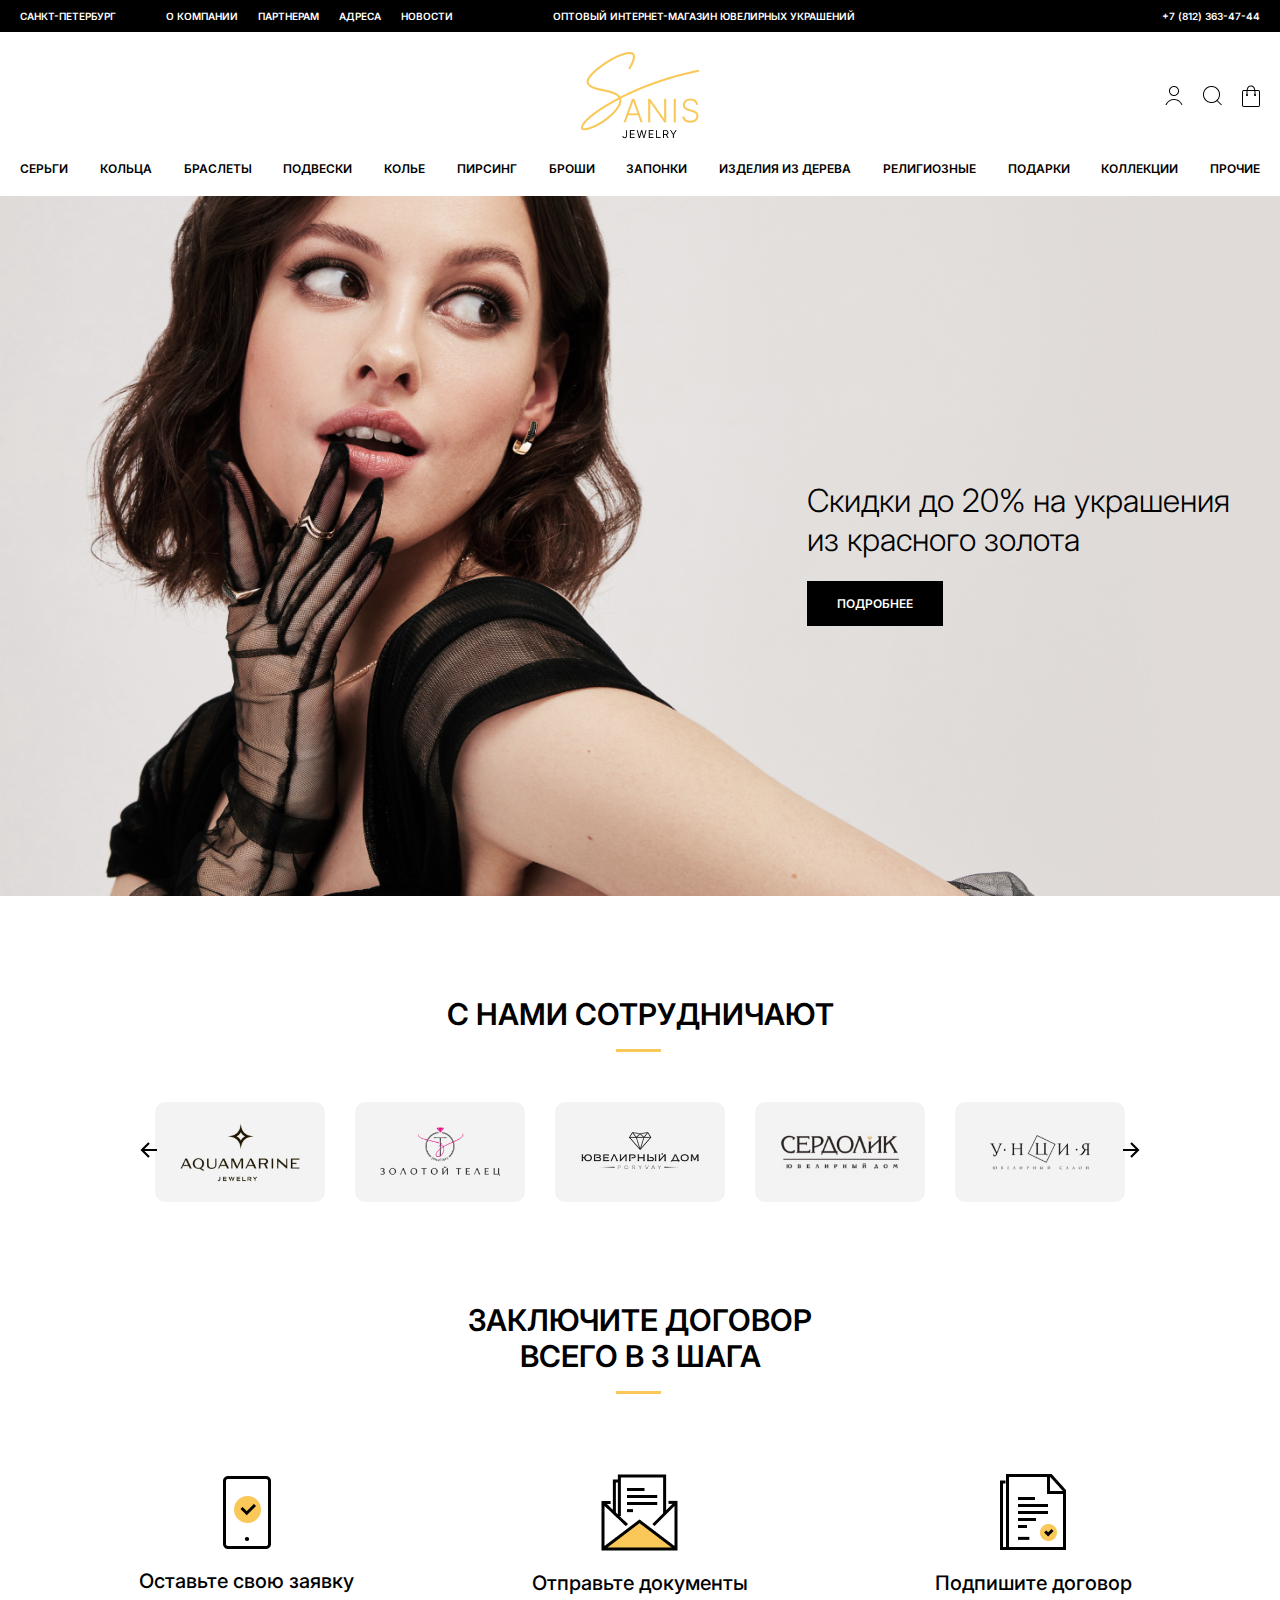
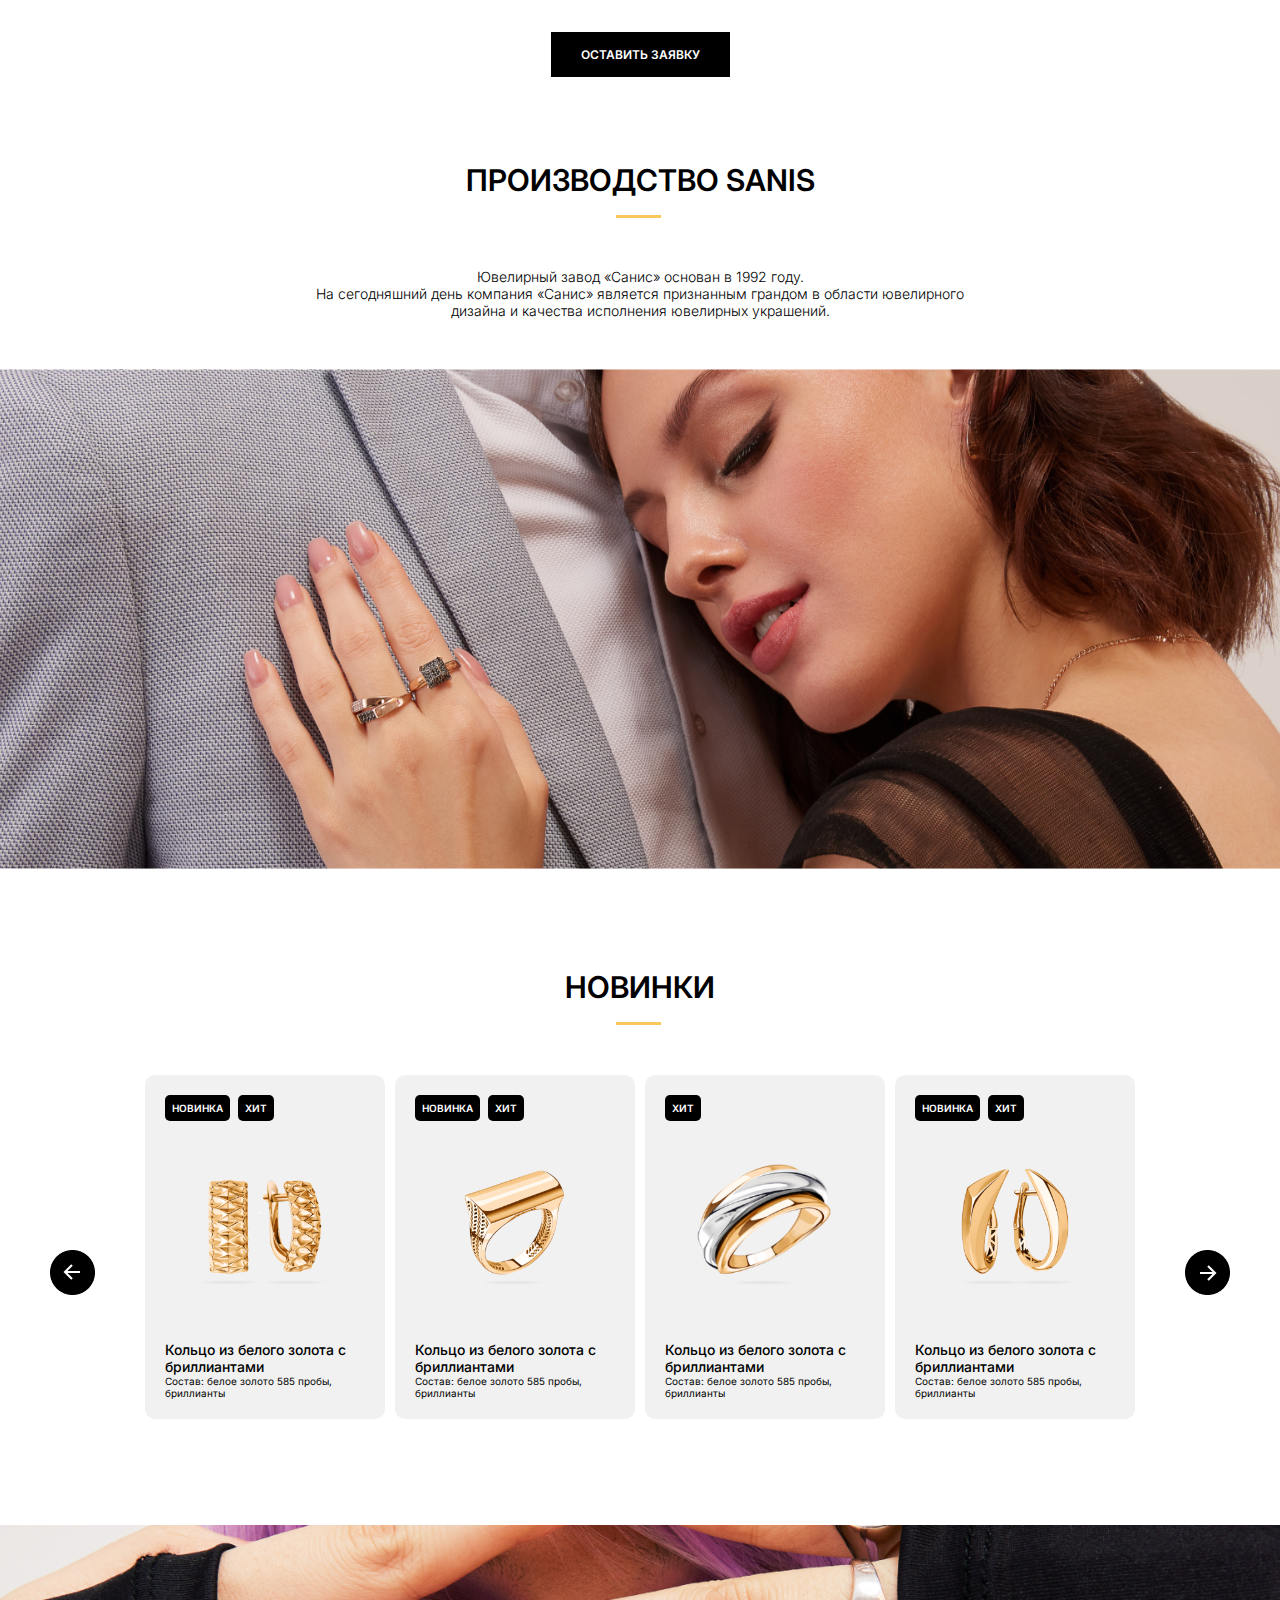
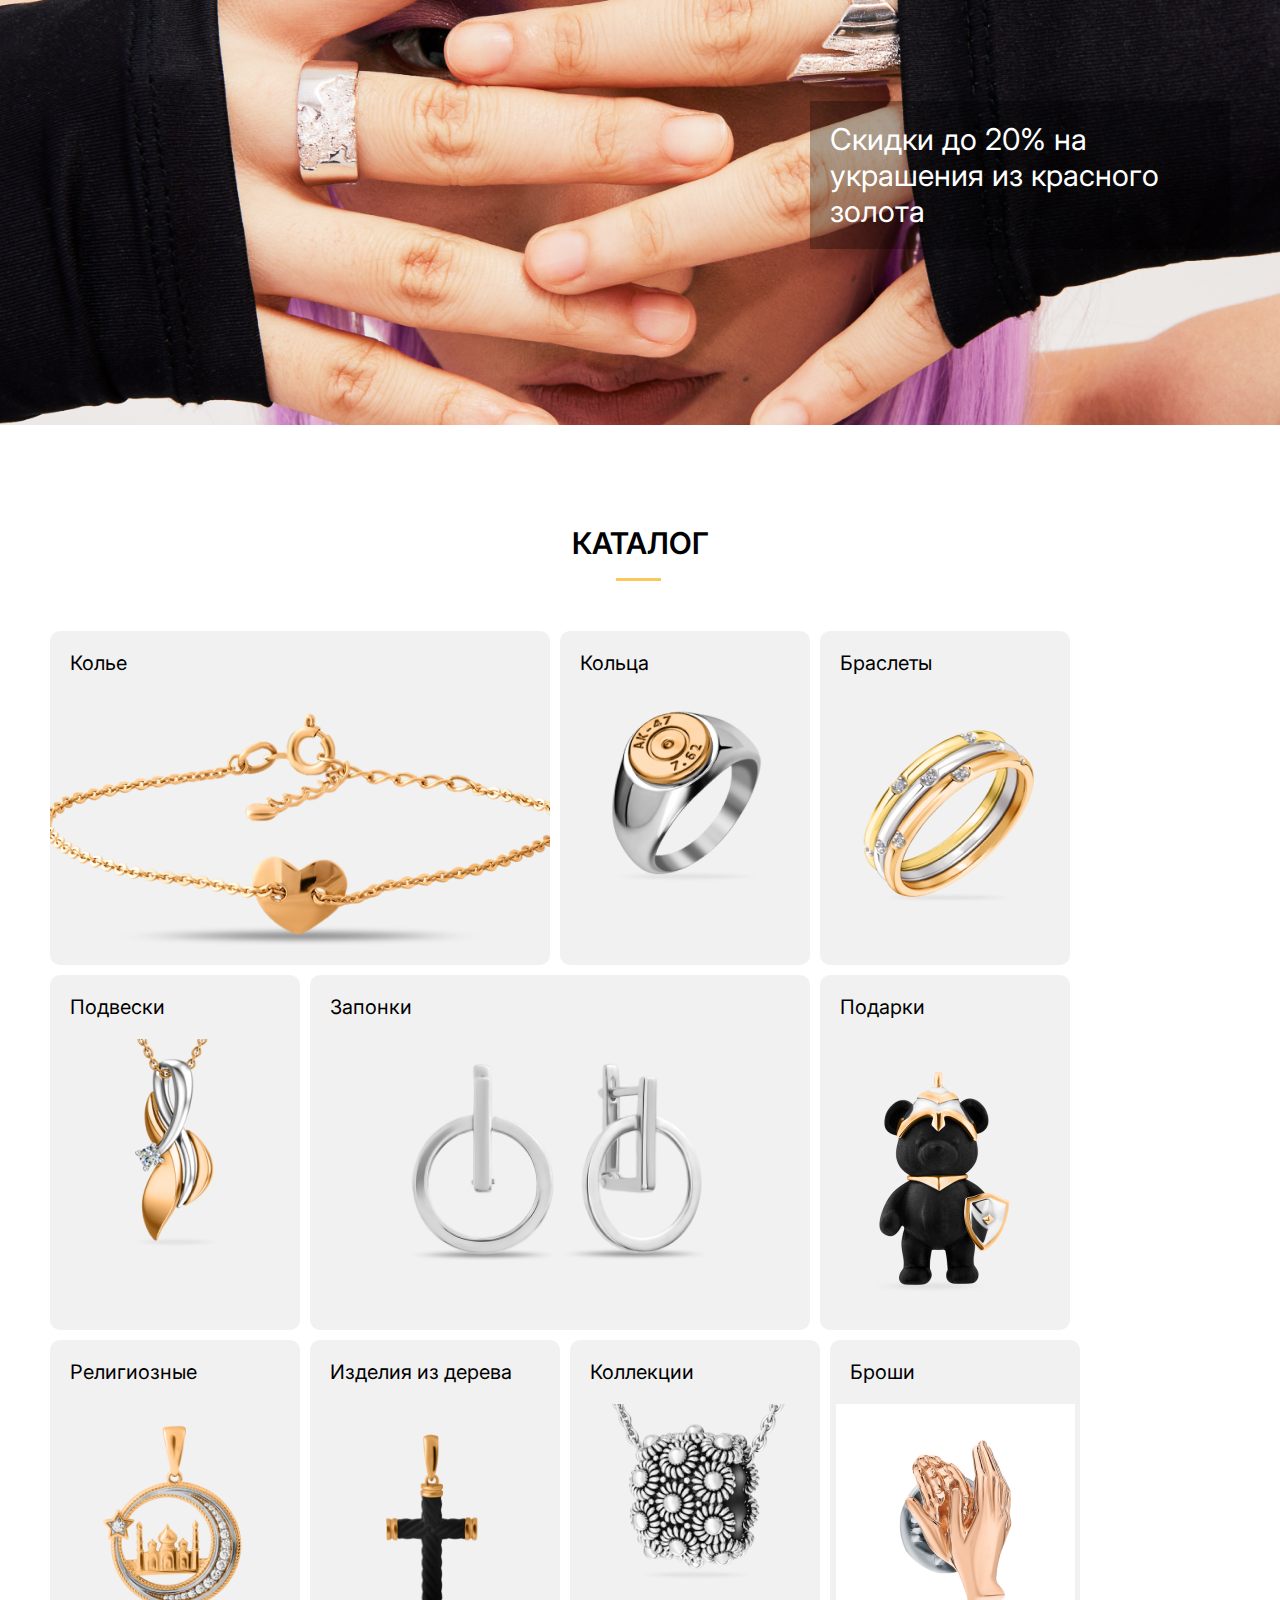
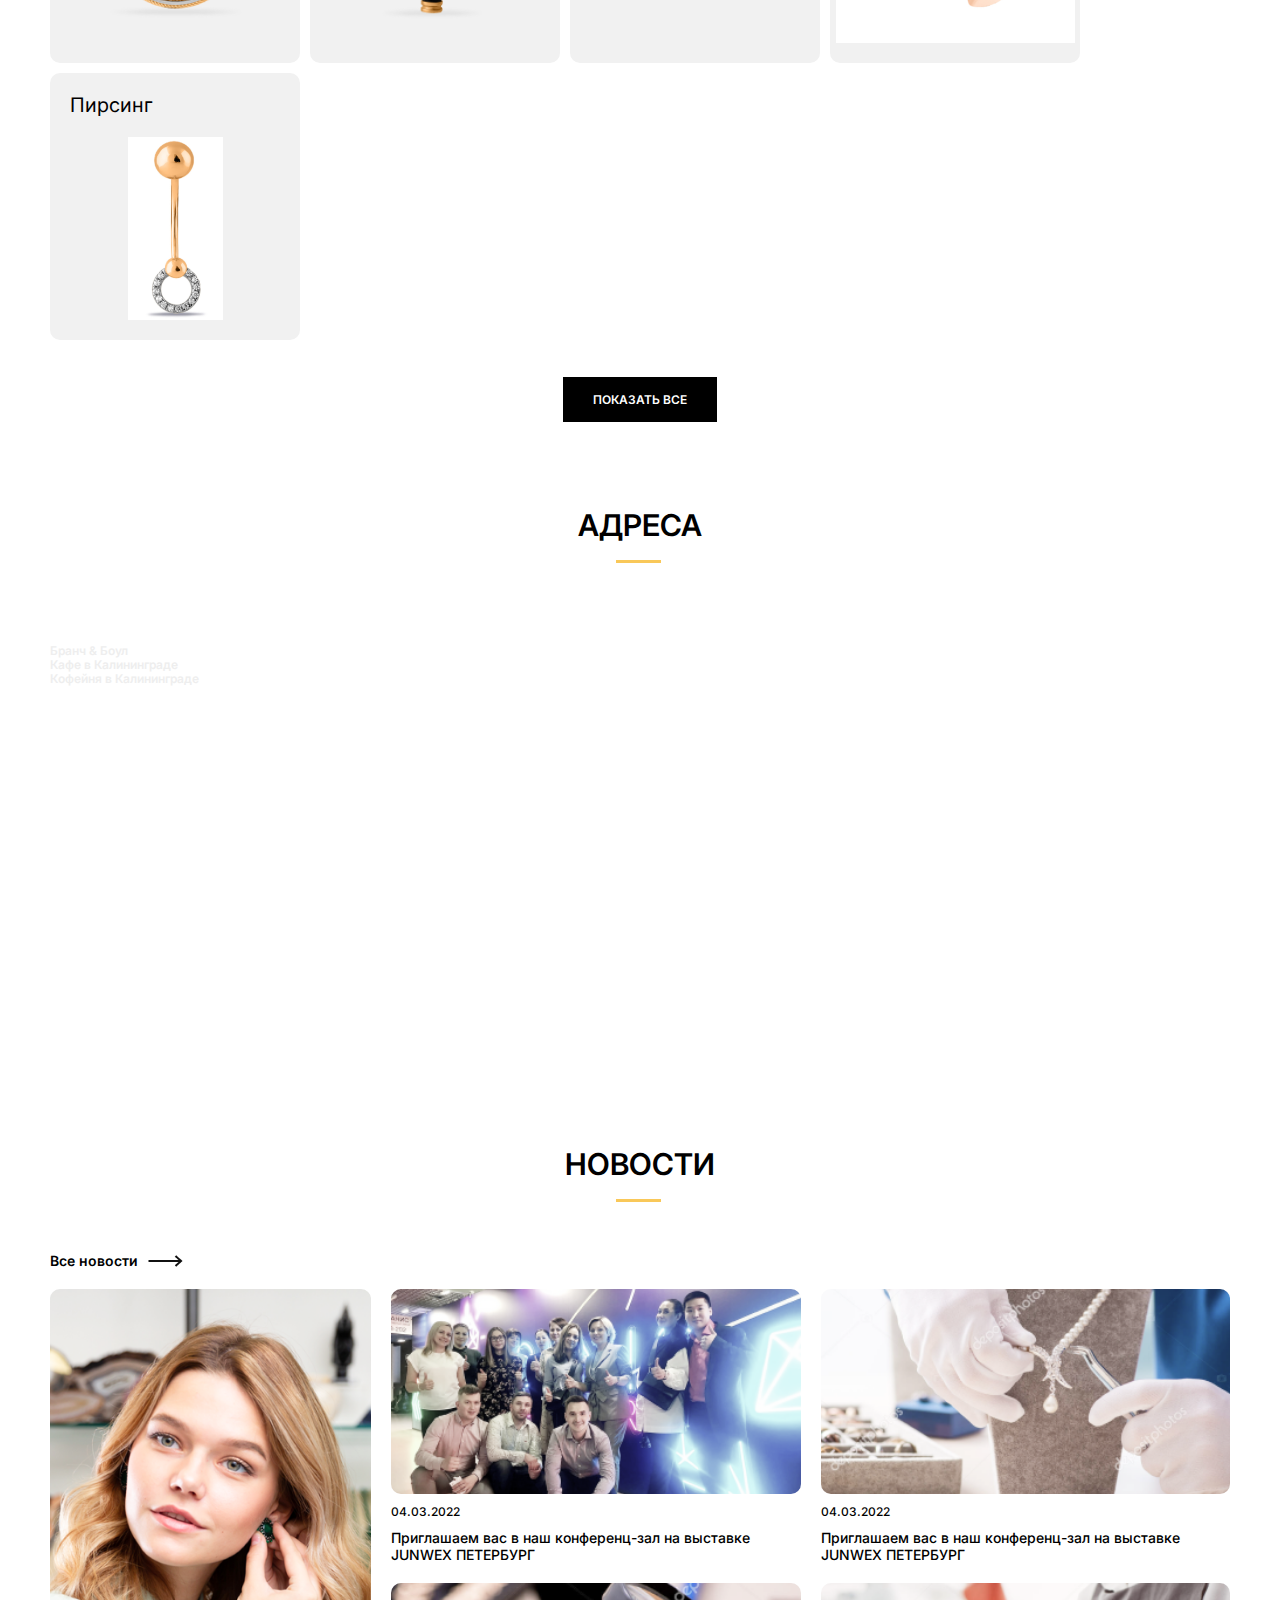
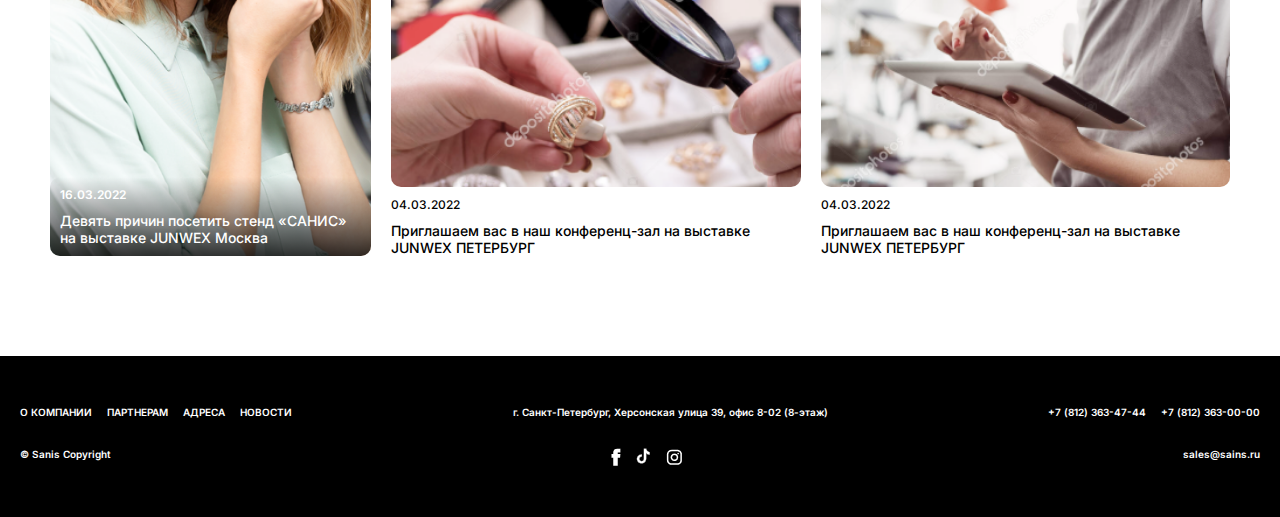
<file: index.html>
<!DOCTYPE html>
<html lang="en">
<head>
    <meta charset="UTF-8">
    <meta http-equiv="X-UA-Compatible" content="IE=edge">
    <meta name="viewport" content="width=device-width, initial-scale=1.0">
    <link href="https://fonts.googleapis.com/css2?family=Inter:wght@300;400;500;600&display=swap" rel="stylesheet">
    <link rel="stylesheet" href="css/style.css">
    <title>Sanis</title>
</head>
<body>
    <div class="wrapper">
        <header class="header">
                 <div class="header__first first-header">    
                    <div class="first-header__container">        
                        <div class="first-header__left left-first-heder">
                            <div class="left-first-heder__city">САНКТ-ПЕТЕРБУРГ</div>
                            <nav class="left-first-heder__menu menu-header">
                            <ul class="menu-header__list">
                                <li class="menu-header__item">
                                    <a href="" class="menu-header__link">О КОМПАНИИ</a>
                                </li>
                                <li class="menu-header__item">
                                    <a href="#partner" class="menu-header__link">ПАРТНЕРАМ</a>
                                </li>
                                <li class="menu-header__item">
                                    <a href="#map" class="menu-header__link ">АДРЕСА</a>
                                </li>
                                <li class="menu-header__item">
                                    <a href="news.html" class="menu-header__link">НОВОСТИ</a>
                                </li>
                            </ul>    
                            </nav> 
                            <div class="header__burger">
                                <span></span>
                            </div>
                            <div class="left-first-header__what">
                                ОПТОВЫЙ ИНТЕРНЕТ-МАГАЗИН ЮВЕЛИРНЫХ УКРАШЕНИЙ
                            </div>       
                        </div>
                        <div class="first-header__right">
                            <a href="" class="right-first-header__tel">+7 (812) 363-47-44
                            </a>
                        </div>
                    </div>
                 </div>
                 <div class="header__second second-header">
                    <div class="second-header__container">
                        <div class="second-header__up up-second-header">
                        <a href="index.html" class="up-second-header__logo">
                            <img src="img/logo.png" alt="">
                        </a>
                        <div class="up-second-header__icons">
                            <a href="" class="up-second-header__icon"><img src="img/user.png" alt=""></a>
                            <a href="" class="up-second-header__icon"><img src="img/poisk.png" alt=""></a>
                            <a href="" class="up-second-header__icon"><img src="img/basket.png" alt=""></a>
                        </div>
                        </div>
                        <div class="second-header__down down-second-header">
                        <ul class="down-second-header__list">
                            <li class="down-second-header__item">
                                <a href="catalog.html" class="down-second-header__link">СЕРЬГИ</a>
                            </li>
                            <li class="down-second-header__item">
                                <a href="catalog.html" class="down-second-header__link">КОЛЬЦА</a>
                            </li>
                            <li class="down-second-header__item">
                                <a href="catalog.html" class="down-second-header__link">БРАСЛЕТЫ</a>
                            </li>
                            <li class="down-second-header__item">
                                <a href="catalog.html" class="down-second-header__link">ПОДВЕСКИ</a>
                            </li>
                            <li class="down-second-header__item">
                                <a href="catalog.html" class="down-second-header__link">КОЛЬЕ</a>
                            </li>
                            <li class="down-second-header__item">
                                <a href="catalog.html" class="down-second-header__link">ПИРСИНГ</a>
                            </li>
                            <li class="down-second-header__item">
                                <a href="catalog.html" class="down-second-header__link">БРОШИ</a>
                            </li>
                            <li class="down-second-header__item">
                                <a href="catalog.html" class="down-second-header__link">ЗАПОНКИ</a>
                            </li><li class="down-second-header__item">
                                <a href="#" class="down-second-header__link">ИЗДЕЛИЯ ИЗ ДЕРЕВА</a>
                            </li><li class="down-second-header__item">
                                <a href="catalog.html" class="down-second-header__link">РЕЛИГИОЗНЫЕ</a>
                            </li>
                            <li class="down-second-header__item">
                                <a href="catalog.html" class="down-second-header__link">ПОДАРКИ</a>
                            </li>
                            <li class="down-second-header__item">
                                <a href="catalog.html" class="down-second-header__link">КОЛЛЕКЦИИ</a>
                            </li>
                            <li class="down-second-header__item">
                                <a href="catalog.html" class="down-second-header__link">ПРОЧИЕ</a>
                            </li>
                        </ul>
                        </div>
                    </div>
                 </div>
        </header>
        <main class="main">
            <div class="fullscreen">
                <div class="fullscreen__container">
                    <div class="fullscreen__body body-fullscreen">
                        <div class="body-fullscreen__title">Скидки до 20% на украшения<br> из красного золота</div>
                        <div     class="body-fullscreen__button     button"><a href="#"     class="link">ПОДРОБНЕЕ</a>
                        </div>
                    </div>
                    <img src="img/main.png" alt="" class="fullscreen__image">
                    <img src="img/main2.png" alt="" class="fullscreen__image fullscreen__image_2">
                </div>
            </div>
            <div id="partner" class="cooperation">
                <div class="cooperation__container">
                    <div class="cooperation__title title">
                        С НАМИ СОТРУДНИЧАЮТ
                    </div>
                    <div class="slider">
                        <div class="cooperation__cards">
                            <div class="slider__slide">
                                <div class="cooperation__card card-cooperation">
                                    <div class="card-cooperation__image ibg">
                                        <img src="img/cooperation/card.png" alt="">
                                    </div>
                                    
                                </div>
                            </div>
                            <div class="slider__slide">
                                <div class="cooperation__card">
                                    <div class="card-cooperation__image ibg">
                                        <img src="img/cooperation/card2.png" alt="">
                                    </div>
                                    
                                </div>
                            </div>
                            <div class="slider__slide ">
                                <div class="cooperation__card">
                                <div class="card-cooperation__image ibg">
                                    <img src="img/cooperation/card3.png" alt="">
                                </div>  
                                </div>
                            </div>
                            <div class="slider__slide">
                                <div class="cooperation__card">
                                    <div class="card-cooperation__image ibg">
                                       <img src="img/cooperation/card4.png" alt=""> 
                                    </div>
                                </div>
                            </div>
                            <div class="slider__slide">
                                <div class="cooperation__card">
                                    <div class="card-cooperation__image ibg">
                                        <img src="img/cooperation/card5.png" alt="">
                                    </div>
                                </div>
                            </div>
                            <div class="slider__slide">
                                <div class="cooperation__card card-cooperation">
                                    <div class="card-cooperation__image ibg">
                                        <img src="img/cooperation/card.png" alt="">
                                    </div>
                                    
                                </div>
                            </div>
                            <div class="slider__slide">
                                <div class="cooperation__card">
                                    <div class="card-cooperation__image ibg">
                                        <img src="img/cooperation/card2.png" alt="">
                                    </div>
                                    
                                </div>
                            </div>
                            <div class="slider__slide ">
                                <div class="cooperation__card">
                                <div class="card-cooperation__image ibg">
                                    <img src="img/cooperation/card3.png" alt="">
                                </div>  
                                </div>
                            </div>
                            <div class="slider__slide">
                                <div class="cooperation__card">
                                    <div class="card-cooperation__image ibg">
                                       <img src="img/cooperation/card4.png" alt=""> 
                                    </div>
                                </div>
                            </div>
                            <div class="slider__slide">
                                <div class="cooperation__card">
                                    <div class="card-cooperation__image ibg">
                                        <img src="img/cooperation/card5.png" alt="">
                                    </div>
                                </div>
                            </div>
                        </div>
                       <div class="prev"><img src="img/cooperation/prev.png" alt=""></div>
                       <div class="next"><img src="img/cooperation/next.png" alt=""></div>
                    </div>
                </div>
            </div>
            <div class="contract">
                <div class="contract__container">
                    <div class="contract__title title">
                        ЗАКЛЮЧИТЕ ДОГОВОР<br>ВСЕГО В 3 ШАГА
                    </div>
                    <div class="contract__row">
                        <div class="contract__item item-contract ">
                            <div class="item-contract__row">
                                <div class="item-contract__image "><img src="img/cooperation/tel2.png" alt=""></div>
                                <div class="item-contract__title">Оставьте свою заявку</div>
                            </div>       
                        </div>
                        <div class="contract__item item-contract">
                            <div class="item-contract__row">
                                <div class="item-contract__image "><img src="img/cooperation/send.png" alt=""></div>
                                <div class="item-contract__title">Отправьте документы</div>
                            </div>
                        </div>
                        <div class="contract__item item-contract">
                            <div class="item-contract__row">
                                <div class="item-contract__image "><img src="img/cooperation/dogovor.png" alt=""></div>
                                <div class="item-contract__title">Подпишите договор</div>
                            </div>

                        </div>
                    </div>
                    <div class="item-contract__button button"><a href="#">ОСТАВИТЬ ЗАЯВКУ</a></div>
                </div>
            </div>
            <div class="production">
                <div class="production__container">
                    <div class="production__title title">ПРОИЗВОДСТВО SANIS</div>
                    <div class="production__text">
                        Ювелирный завод «Санис» основан в 1992 году.<br> На сегодняшний день компания «Санис» является признанным грандом в области ювелирного<br> дизайна и качества исполнения ювелирных украшений. 
                    </div>
                </div>
            </div>
            <div class="production-image ">
                <div class="production-image__container">
                    <img class="production__image" src="img/production.png" alt="">
                </div>
            </div>
            <div class="newitems">
                <div class="newitems__container">
                    <div class="newitems__title title">НОВИНКИ</div>
                    <div class="Slider">
                        <div class="newitems-prev"><img src="img/newitems/prev.png" alt=""></div>
                        <div class="newitems__slider">
                            <div class="newitems__row">
                                <div class="slider-newitems__slide">
                                    <div class="newitems__card card-newitems">
                                        <div class="card-newitems__notes">
                                            <div class="card-newitems__note">НОВИНКА</div>
                                            <div class="card-newitems__note">ХИТ</div>
                                        </div>
                                        <a href="productPage.html" class="card-newitems__image ibg"><img src="img/newitems/card.png " alt=""></a>
                                        <div class="card-newitems__textblock">
                                            <a href="productPage.html" class="card-newitems__title">Кольцо из белого золота с бриллиантами</a>
                                            <div class="card-newitems__text">Состав: белое золото 585 пробы, бриллианты</div>
                                        </div>
                                    </div>
                                </div>
                                <div class="slider-newitems__slide">
                                    <div class="newitems__card card-newitems">
                                        <div class="card-newitems__notes">
                                            <div class="card-newitems__note">НОВИНКА</div>
                                            <div class="card-newitems__note">ХИТ</div>
                                        </div>
                                        <a href="productPage.html" class="card-newitems__image ibg"><img src="img/newitems/card2.png" alt=""></a>
                                        <div class="card-newitems__textblock">
                                            <a href="productPage.html" class="card-newitems__title">Кольцо из белого золота с бриллиантами</a>
                                            <div class="card-newitems__text">Состав: белое золото 585 пробы, бриллианты</div>
                                        </div>
                                    </div>
                                </div>
                                <div class="slider-newitems__slide">
                                    <div class="newitems__card card-newitems">
                                        <div class="card-newitems__notes">
                                            
                                            <div class="card-newitems__note">ХИТ</div>
                                        </div>
                                        <a href="productPage.html" class="card-newitems__image ibg"><img src="img/newitems/card3.png" alt=""></a>
                                        <div class="card-newitems__textblock">
                                            <a href="productPage.html" class="card-newitems__title">Кольцо из белого золота с бриллиантами</a>
                                            <div class="card-newitems__text">Состав: белое золото 585 пробы, бриллианты</div>
                                        </div>
                                    </div>
                                </div>
                                <div class="slider-newitems__slide">
                                    <div class="newitems__card card-newitems">
                                        <div class="card-newitems__notes">
                                            <div class="card-newitems__note">НОВИНКА</div>
                                            <div class="card-newitems__note">ХИТ</div>
                                        </div>
                                        <a href="productPage.html" class="card-newitems__image ibg"><img src="img/newitems/card4.png" alt=""></a>
                                        <div class="card-newitems__textblock">
                                            <a href="productPage.html" class="card-newitems__title">Кольцо из белого золота с бриллиантами</a>
                                            <div class="card-newitems__text">Состав: белое золото 585 пробы, бриллианты</div>
                                        </div>
                                    </div>
                                </div>
                                <div class="slider-newitems__slide">
                                    <div class="newitems__card card-newitems">
                                        <div class="card-newitems__notes">
                                            <div class="card-newitems__note">НОВИНКА</div>
                                            <div class="card-newitems__note">ХИТ</div>
                                        </div>
                                        <a href="productPage.html" class="card-newitems__image ibg"><img src="img/newitems/card.png " alt=""></a>
                                        <div class="card-newitems__textblock">
                                            <a href="productPage.html" class="card-newitems__title">Кольцо из белого золота с бриллиантами</a>
                                            <div class="card-newitems__text">Состав: белое золото 585 пробы, бриллианты</div>
                                        </div>
                                    </div>
                                </div>
                                <div class="slider-newitems__slide">
                                    <div class="newitems__card card-newitems">
                                        <div class="card-newitems__notes">
                                            <div class="card-newitems__note">НОВИНКА</div>
                                            <div class="card-newitems__note">ХИТ</div>
                                        </div>
                                        <a href="productPage.html" class="card-newitems__image ibg"><img src="img/newitems/card2.png" alt=""></a>
                                        <div class="card-newitems__textblock">
                                            <a href="productPage.html" class="card-newitems__title">Кольцо из белого золота с бриллиантами</a>
                                            <div class="card-newitems__text">Состав: белое золото 585 пробы, бриллианты</div>
                                        </div>
                                    </div>
                                </div>
                                <div class="slider-newitems__slide">
                                    <div class="newitems__card card-newitems">
                                        <div class="card-newitems__notes">
                                            
                                            <div class="card-newitems__note">ХИТ</div>
                                        </div>
                                        <a href="productPage.html" class="card-newitems__image ibg"><img src="img/newitems/card3.png" alt=""></a>
                                        <div class="card-newitems__textblock">
                                            <a href="productPage.html" class="card-newitems__title">Кольцо из белого золота с бриллиантами</a>
                                            <div class="card-newitems__text">Состав: белое золото 585 пробы, бриллианты</div>
                                        </div>
                                    </div>
                                </div>
                                <div class="slider-newitems__slide">
                                    <div class="newitems__card card-newitems">
                                        <div class="card-newitems__notes">
                                            <div class="card-newitems__note">НОВИНКА</div>
                                            <div class="card-newitems__note">ХИТ</div>
                                        </div>
                                        <a href="productPage.html" class="card-newitems__image ibg"><img src="img/newitems/card4.png" alt=""></a>
                                        <div class="card-newitems__textblock">
                                            <a href="productPage.html" class="card-newitems__title">Кольцо из белого золота с бриллиантами</a>
                                            <div class="card-newitems__text">Состав: белое золото 585 пробы, бриллианты</div>
                                        </div>
                                    </div>
                                </div>
                                
                            </div>
                           
                        </div>
                        
                        <div class="newitems-next"><img src="img/newitems/next.png" alt=""></div>
                    </div>
                    
                </div>
            </div>
            <div class="sale">
                <div class="sale__container">
                        <div class="sale__body">Скидки до 20% на украшения из красного золота
                        </div>
                    <img src="img/main3.png" alt="" class="sale__image">
                </div>
            </div>
            <div class="catalog">
                <div class="catalog__container">
                    <div class="catalog__title title">КАТАЛОГ</div>
                    <div class="catalog__items items-catalog">
                        <a href="catalog.html" class="catalog__item item-catalog _big">
                                <div class="item-catalog__name">Колье</div>
                                <div class="item-catalog__image ibg"><img src="img/catalog/item1.png" alt=""></div>
                        </a>
                        <a href="catalog.html" class="catalog__item item-catalog">
                            <div class="item-catalog__name">Кольца</div>
                            <div class="item-catalog__image"><img src="img/catalog/item2.png" alt=""></div>
                        </a>
                        <a href="catalog.html" class="catalog__item item-catalog">
                            <div class="item-catalog__name">Браслеты</div>
                            <div class="item-catalog__image"><img src="img/catalog/item3.png" alt=""></div>
                        </a>
                        <a href="catalog.html" class="catalog__item item-catalog">
                            <div class="item-catalog__name">Подвески</div>
                            <div class="item-catalog__image"><img src="img/catalog/item4.png" alt=""></div>
                        </a>
                        <a href="catalog.html" class="catalog__item item-catalog _bigger">
                            <div class="item-catalog__name">Запонки</div>
                            <div class="item-catalog__image"><img src="img/catalog/item5.png" alt=""></div>
                        </a>
                        <a href="catalog.html" class="catalog__item item-catalog">
                            <div class="item-catalog__name">Подарки</div>
                            <div class="item-catalog__image"><img src="img/catalog/item6.png" alt=""></div>
                        </a>
                        <a href="catalog.html" class="catalog__item item-catalog">
                            <div class="item-catalog__name">Религиозные</div>
                            <div class="item-catalog__image"><img src="img/catalog/item7.png" alt=""></div>
                        </a>
                        <a href="catalog.html" class="catalog__item item-catalog">
                            <div class="item-catalog__name">Изделия из дерева</div>
                            <div class="item-catalog__image"><img src="img/catalog/item8.png" alt=""></div>
                        </a>
                        <a href="catalog.html" class="catalog__item item-catalog">
                            <div class="item-catalog__name">Коллекции</div>
                            <div class="item-catalog__image"><img src="img/catalog/item9.png" alt=""></div>
                        </a>
                        <a href="" class="catalog__item item-catalog">
                            <div class="item-catalog__name">Броши</div>
                            <div class="item-catalog__image"><img src="img/catalog/item10.png" alt=""></div>
                        </a>
                        <a href="catalog.html" class="catalog__item item-catalog">
                            <div class="item-catalog__name">Пирсинг</div>
                            <div class="item-catalog__image"><img src="img/catalog/item11.png" alt=""></div>
                        </a>
                    </div>
                    <div class="catalog__button button"><a href="catalog.html">ПОКАЗАТЬ ВСЕ</a></div>
                </div>
            </div>
            <div id="map" class="map">
            
                    <div class="map__container">
                        <div class="map__title title">
                            АДРЕСА
                        </div>
                        <div class="map__map">
                            <div style="position:relative;overflow:hidden;"><a href="https://yandex.ru/maps/org/branch_boul/220185510588/?utm_medium=mapframe&utm_source=maps" style="color:#eee;font-size:12px;position:absolute;top:0px;">Бранч & Боул</a><a href="https://yandex.ru/maps/22/kaliningrad/category/cafe/184106390/?utm_medium=mapframe&utm_source=maps" style="color:#eee;font-size:12px;position:absolute;top:14px;">Кафе в Калининграде</a><a href="https://yandex.ru/maps/22/kaliningrad/category/coffee_shop/35193114937/?utm_medium=mapframe&utm_source=maps" style="color:#eee;font-size:12px;position:absolute;top:28px;">Кофейня в Калининграде</a><iframe src="https://yandex.ru/map-widget/v1/-/CCUjfFtPXB" width="100%" height="400" frameborder="1" allowfullscreen="true" style="position:relative;border-radius: 10px;"></iframe></div>
                        </div>
                    </div>
             
            </div>
            <div class="news">
                <div class="news__container">
                    <div class="news__title title">
                        НОВОСТИ
                    </div>
                    <a href="" class="news__link">Все новости</a>
                    <div class="news__row">
                            <div class="news__main main-news">
                                <div class="main-news__body body-main-news">
                                    <div class="body-main-news__date">16.03.2022</div>
                                    <a href="news.html" class="body-main-news__title">Девять причин посетить стенд «САНИС» на выставке JUNWEX Москва</a>
                                </div>
                                <img src="img/news/main.png" alt="" class="main-news__image">
                            </div>
                        
                        <div class="news__cards">
                            <div class="news__card card-news">
                                <div class="card-news__image ibg"><img src="img/news/card1.png" alt=""></div>
                                <div class="card-news__body body-news-card">
                                    <div class="body-news-card__date">04.03.2022</div>
                                    <a href="news.html" class="body-news-card__title">Приглашаем вас в наш конференц-зал на выставке JUNWEХ ПЕТЕРБУРГ
                                    </a>
                                </div>
                            </div>
                            <div class="news__card card-news">
                                <div class="card-news__image ibg"><img src="img/news/card2.png" alt=""></div>
                                <div class="card-news__body body-news-card">
                                    <div class="body-news-card__date">04.03.2022</div>
                                    <a href="news.html" class="body-news-card__title">Приглашаем вас в наш конференц-зал на выставке JUNWEХ ПЕТЕРБУРГ
                                    </a>
                                </div>
                            </div>
                            <div class="news__card card-news">
                                <div class="card-news__image ibg"><img src="img/news/card3.png" alt=""></div>
                                <div class="card-news__body body-news-card">
                                    <div class="body-news-card__date">04.03.2022</div>
                                    <a href="news.html" class="body-news-card__title">Приглашаем вас в наш конференц-зал на выставке JUNWEХ ПЕТЕРБУРГ
                                    </a>
                                </div>
                            </div>
                            <div class="news__card card-news">
                                <div class="card-news__image ibg"><img src="img/news/card4.png" alt=""></div>
                                <div class="card-news__body body-news-card">
                                    <div class="body-news-card__date">04.03.2022</div>
                                    <a href="news.html" class="body-news-card__title">Приглашаем вас в наш конференц-зал на выставке JUNWEХ ПЕТЕРБУРГ
                                    </a>
                                </div>
                            </div>
                        </div>
                    </div>
                </div>
            </div>
        </main>
        <footer class="footer">
            <div class="footer__container">
                <div class="footer__up">
                    <nav class="footer__menu menu-footer">
                        <ul class="menu-footer__list">
                            <li class="menu-footer__item">
                                <a href="" class="menu-footer__link">О КОМПАНИИ</a>
                            </li>
                            <li class="menu-footer__item">
                                <a href="" class="menu-footer__link">ПАРТНЕРАМ</a>
                            </li>
                            <li class="menu-footer__item">
                                <a href="" class="menu-footer__link">АДРЕСА</a>
                            </li>
                            <li class="menu-footer__item">
                                <a href="news.html" class="menu-footer__link">НОВОСТИ</a>
                            </li>
                        </ul>  
                        
                    </nav> 
                    <div class="footer__adress">г. Санкт-Петербург, Херсонская улица 39, офис 8-02 (8-этаж)</div>  
                        <div class="footer__tels">
                            <a href="" class="footer__tel">+7 (812) 363-47-44
                            </a>
                            <a href="" class="footer__tel">+7 (812) 363-00-00
                            </a>
                        </div>
                </div>
                <div class="footer__down">
                    <div class="footer__copy">© Sanis Copyright</div>
                    <div class="footer__links">
                        <a href="" class="footer__link"><img src="img/footer/face.png" alt=""></a>
                        <a href="" class="footer__link"><img src="img/footer/tik-tok.svg" alt=""></a>
                        <a href="" class="footer__link"><img src="img/footer/instagram.png" alt=""></a>
                    </div>
                    <div class="footer__mail">sales@sains.ru</div>
                </div>
            </div>
        </footer>
        
    </div>
    <script src="https://code.jquery.com/jquery-3.6.1.min.js"></script>
    <script src="js/script.js" ></script>
</body>
</html>
</file>
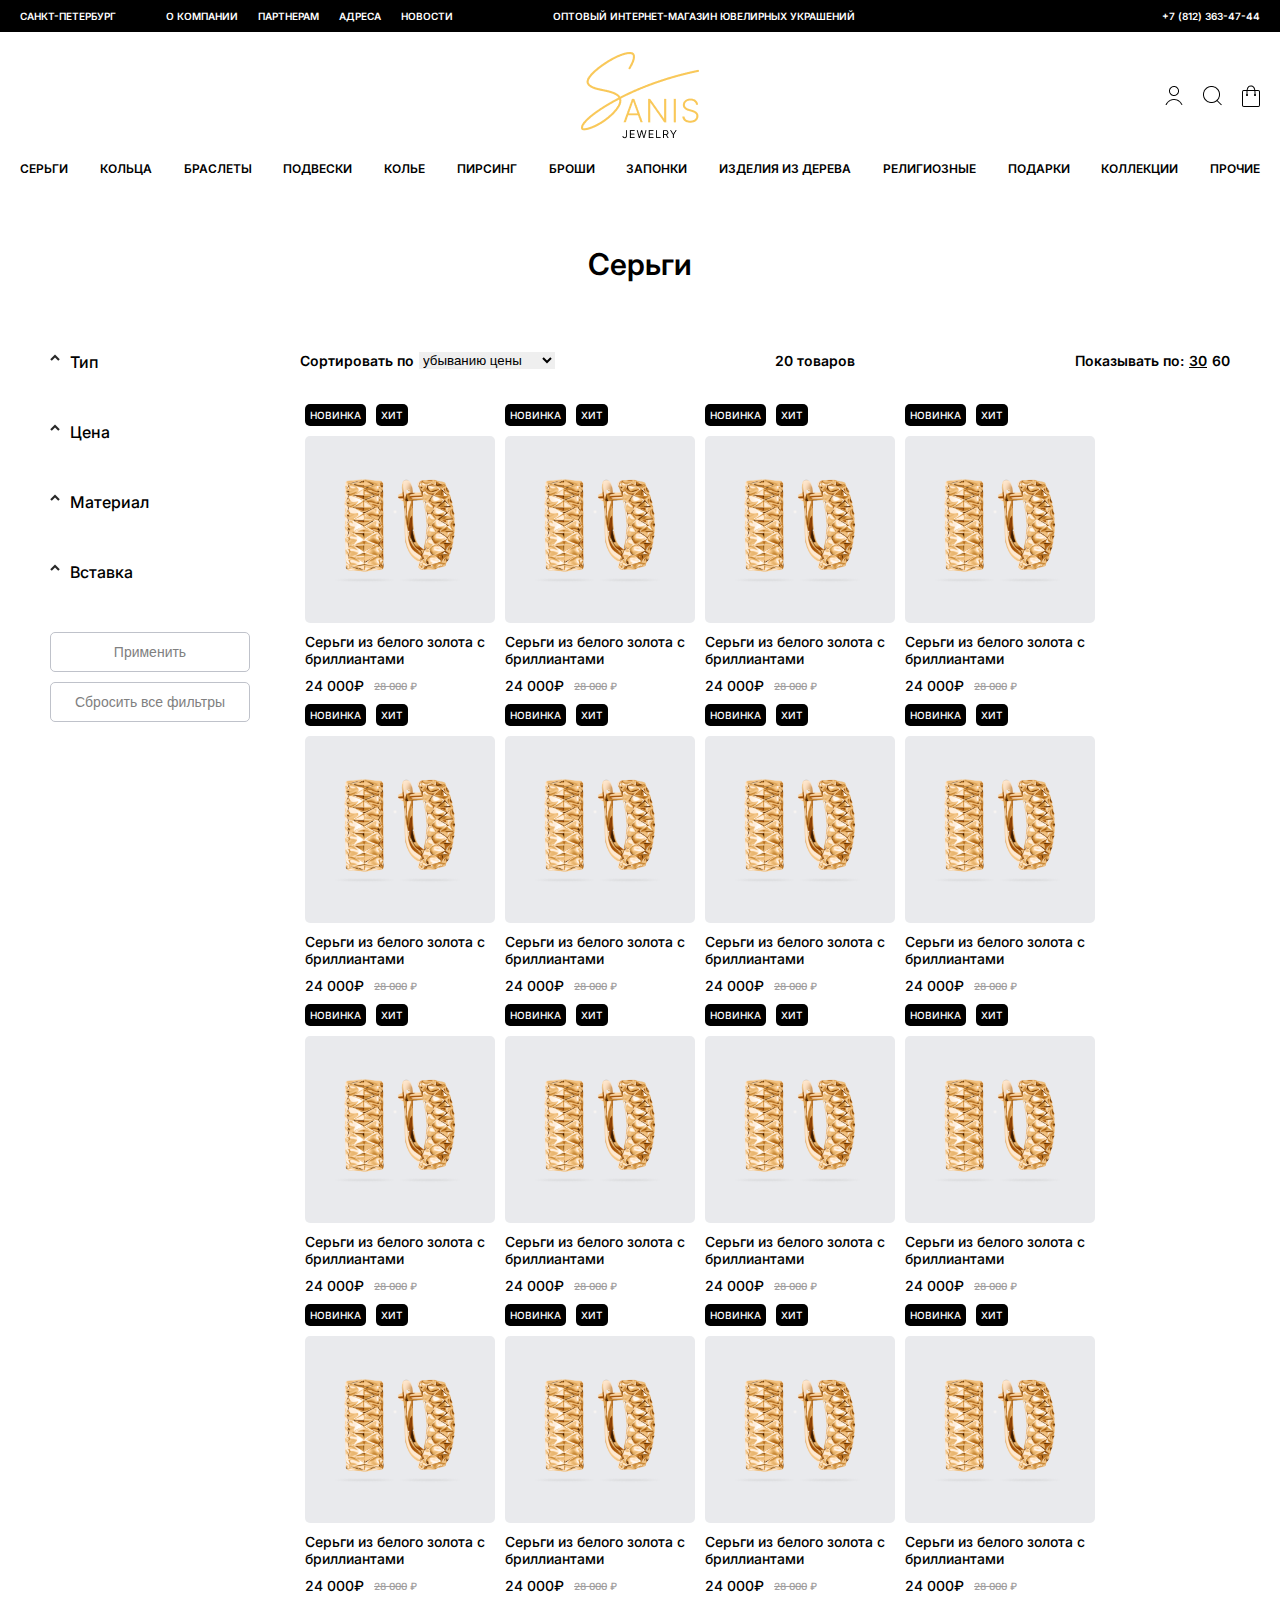
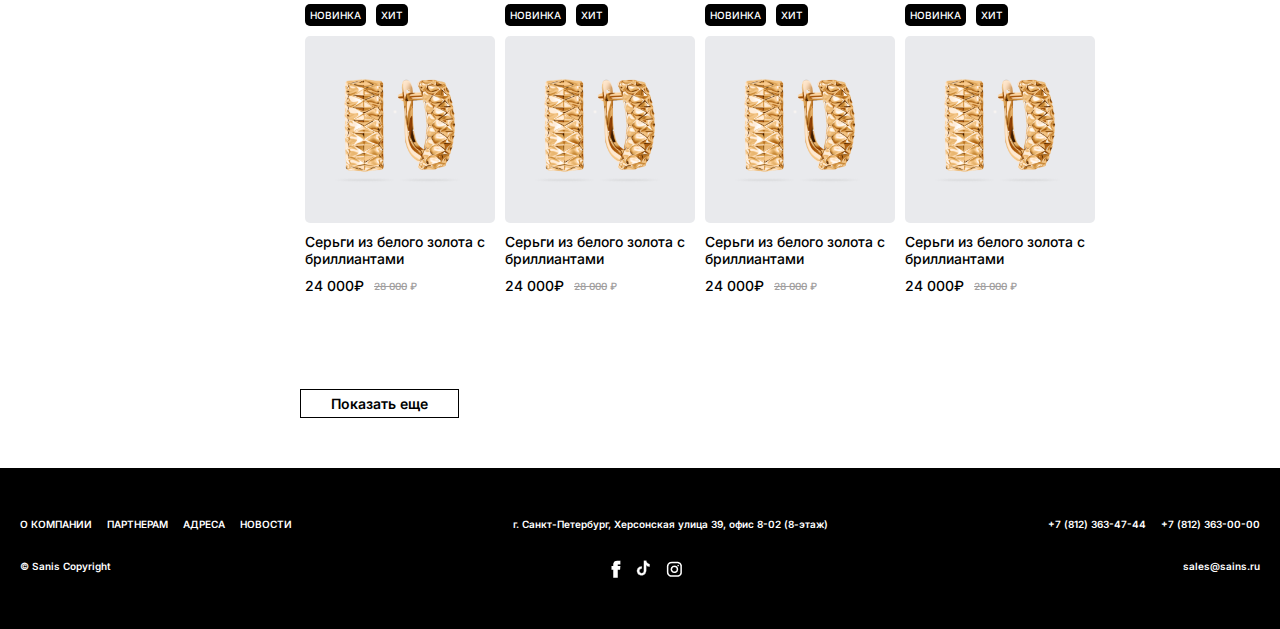
<file: catalog.html>
<!DOCTYPE html>
<html lang="en">
<head>
    <meta charset="UTF-8">
    <meta http-equiv="X-UA-Compatible" content="IE=edge">
    <meta name="viewport" content="width=device-width, initial-scale=1.0">
    <link href="https://fonts.googleapis.com/css2?family=Inter:wght@300;400;500;600&display=swap" rel="stylesheet">
    <link rel="stylesheet" href="css/style.css">
    <title>Sanis</title>
</head>
<body>
    <div class="wrapper">
        <header class="header">
            <div class="header__first first-header">    
               <div class="first-header__container">        
                   <div class="first-header__left left-first-heder">
                       <div class="left-first-heder__city">САНКТ-ПЕТЕРБУРГ</div>
                       <nav class="left-first-heder__menu menu-header">
                       <ul class="menu-header__list">
                           <li class="menu-header__item">
                               <a href="" class="menu-header__link">О КОМПАНИИ</a>
                           </li>
                           <li class="menu-header__item">
                               <a href="" class="menu-header__link">ПАРТНЕРАМ</a>
                           </li>
                           <li class="menu-header__item">
                               <a href="" class="menu-header__link">АДРЕСА</a>
                           </li>
                           <li class="menu-header__item">
                               <a href="news.html" class="menu-header__link">НОВОСТИ</a>
                           </li>
                       </ul>    
                       </nav> 
                       <div class="header__burger">
                           <span></span>
                       </div>
                       <div class="left-first-header__what">
                           ОПТОВЫЙ ИНТЕРНЕТ-МАГАЗИН ЮВЕЛИРНЫХ УКРАШЕНИЙ
                       </div>       
                   </div>
                   <div class="first-header__right">
                       <a href="" class="right-first-header__tel">+7 (812) 363-47-44
                       </a>
                   </div>
               </div>
            </div>
            <div class="header__second second-header">
               <div class="second-header__container">
                   <div class="second-header__up up-second-header">
                   <a href="index.html" class="up-second-header__logo">
                       <img src="img/logo.png" alt="">
                   </a>
                   <div class="up-second-header__icons">
                       <a href="" class="up-second-header__icon"><img src="img/user.png" alt=""></a>
                       <a href="" class="up-second-header__icon"><img src="img/poisk.png" alt=""></a>
                       <a href="" class="up-second-header__icon"><img src="img/basket.png" alt=""></a>
                   </div>
                   </div>
                   <div class="second-header__down down-second-header">
                   <ul class="down-second-header__list">
                       <li class="down-second-header__item">
                           <a href="catalog.html" class="down-second-header__link">СЕРЬГИ</a>
                       </li>
                       <li class="down-second-header__item">
                           <a href="catalog.html" class="down-second-header__link">КОЛЬЦА</a>
                       </li>
                       <li class="down-second-header__item">
                           <a href="catalog.html" class="down-second-header__link">БРАСЛЕТЫ</a>
                       </li>
                       <li class="down-second-header__item">
                           <a href="catalog.html" class="down-second-header__link">ПОДВЕСКИ</a>
                       </li>
                       <li class="down-second-header__item">
                           <a href="catalog.html" class="down-second-header__link">КОЛЬЕ</a>
                       </li>
                       <li class="down-second-header__item">
                           <a href="catalog.html" class="down-second-header__link">ПИРСИНГ</a>
                       </li>
                       <li class="down-second-header__item">
                           <a href="catalog.html" class="down-second-header__link">БРОШИ</a>
                       </li>
                       <li class="down-second-header__item">
                           <a href="catalog.html" class="down-second-header__link">ЗАПОНКИ</a>
                       </li><li class="down-second-header__item">
                           <a href="#" class="down-second-header__link">ИЗДЕЛИЯ ИЗ ДЕРЕВА</a>
                       </li><li class="down-second-header__item">
                           <a href="catalog.html" class="down-second-header__link">РЕЛИГИОЗНЫЕ</a>
                       </li>
                       <li class="down-second-header__item">
                           <a href="catalog.html" class="down-second-header__link">ПОДАРКИ</a>
                       </li>
                       <li class="down-second-header__item">
                           <a href="catalog.html" class="down-second-header__link">КОЛЛЕКЦИИ</a>
                       </li>
                       <li class="down-second-header__item">
                           <a href="catalog.html" class="down-second-header__link">ПРОЧИЕ</a>
                       </li>
                   </ul>
                   </div>
               </div>
            </div>
   </header>
        <main class="main catalogPage">
            <div class="catalogPage__title title">
                Серьги
            </div>
            <div class="catalogPage__container">
                <div class="sidebar">
                    <form action="" method="post" class="sidebar__form form-sidebar">
                        <div class="form-sidebar__type">
                            <div class="type-form-sidebar__name sidebar-name">
                                <div class="sidebar-name__arrow_1"><img src="img/catalog/sidebar.png" alt=""></div>
                                <div class="sidebar-name__title">Тип</div>
                            </div>
                            <ul class="form-sidebar_1">
                            <li class="type-form-sidebar__item">
                                <input type="checkbox" class="custom-checkbox" id="1" name="type" value="earrings">
                                <label for="1">Серьги<span>(58)</span></label>
                            </li>
                            <li class="type-form-sidebar__item">
                                <input type="checkbox" class="custom-checkbox" id="2" name="type" value="rings">
                                <label for="2">Кольца<span>(86)</span></label>
                            </li>
                            <li class="type-form-sidebar__item">
                                <input type="checkbox" class="custom-checkbox" id="3" name="type" value="bracletes">
                                <label for="3">Браслеты<span>(57)</span></label>
                            </li>
                            <li class="type-form-sidebar__item">
                                <input type="checkbox" class="custom-checkbox" id="4"  name="type" value="hangers">
                                <label for="4">Подвески <span>(158)</span></label>
                            </li>
                            <li class="type-form-sidebar__item">
                                <input type="checkbox" class="custom-checkbox" id="5"  name="type" value="necklace">
                                <label for="5">Колье <span>(52)</span></label>
                            </li>
                            <li class="type-form-sidebar__item">
                                <input type="checkbox" class="custom-checkbox" id="6"  name="type" value="piercing">
                                <label for="6">Пирсинг <span>(58)</span></label>
                            </li>
                            <li class="type-form-sidebar__item">
                                <input type="checkbox" class="custom-checkbox" id="7"  name="type" value="brooches">
                                <label for="7">Броши <span>(68)</span></label>
                            </li>
                            <li class="type-form-sidebar__item">
                                <input type="checkbox" class="custom-checkbox" id="8"  name="type" value="cufflinks">
                                <label for="8">Запонки <span>(84)</span></label>
                            </li>
                            <li class="type-form-sidebar__item">
                                <input type="checkbox" class="custom-checkbox" id="9"  name="type" value="collections">
                                <label for="9">Коллекции <span>(34)</span></label>
                            </li>
                            </ul>
                        </div>
                        <div class="form-sidebar__price price-form-sidebar">
                            <div class="price-form-sidebar__name sidebar-name">
                                <div class="sidebar-name__arrow_2"><img src="img/catalog/sidebar.png" alt=""></div>
                                <div class="sidebar-name__title">Цена</div>             
                            </div>
                            <div class="form-sidebar_2">
                            <div class="price-form-sidebar__inputs">
                                <input class="price-form-sidebar__input" type="text" placeholder="0">
                                <div class="tire"><img src="img/catalog/tire.png" alt=""></div>
                                <input class="price-form-sidebar__input" type="text" placeholder="100000">
                            </div>
                            
                            <div class="price-form-sidebar__slider ">
                                <input type="range" min="0" max="100000" value="100" oninput="rangeValue.innerText = this.value">
                                <p id="rangeValue">100</p>
                            </div>
                        </div>
                        </div>
                        <div class="form-sidebar__materials">
                            <div class="materials-form-sidebar__name sidebar-name">
                                <div class="sidebar-name__arrow_3"><img src="img/catalog/sidebar.png" alt=""></div>
                                <div class="sidebar-name__title">Материал</div>  
                            </div>
                            <ul class="form-sidebar_3">
                            <li class="materials-form-sidebar__item">
                                <input type="checkbox" class="custom-checkbox" id="a" name="material" value="red">
                                <label for="a">Красное золото</label>
                            </li>
                            <li class="materials-form-sidebar__item">
                                <input type="checkbox" class="custom-checkbox" id="b" name="material" value="white">
                                <label for="b">Белое золото</label>
                            </li>
                            <li class="materials-form-sidebar__item">
                                <input type="checkbox" class="custom-checkbox" id="c" name="material" value="lemon">
                                <label for="c">Лимонное золото</label>
                            </li>
                            <li class="materials-form-sidebar__item">
                                <input type="checkbox" class="custom-checkbox" id="d" name="material" value="rodi">
                                <label for="d">Родированное золото</label>
                            </li>
                        </ul>
                        </div>
                        <div class="form-sidebar__inset">
                            <div class="inset-form-sidebar__name sidebar-name">
                                <div class="sidebar-name__arrow_4"><img src="img/catalog/sidebar.png" alt=""></div>
                                <div class="sidebar-name__title">Вставка</div> 
                            </div>
                            <ul class="form-sidebar_4">
                            <li class="inset-form-sidebar__item">
                                <input type="checkbox" class="custom-checkbox" id="f" name="inset" value="none">
                                <label for="f">Без вставок</label>
                            </li>
                            <li class="inset-form-sidebar__item">
                                <input type="checkbox" class="custom-checkbox" id="g" name="inset" value="pearls">
                                <label for="g">жемчуг</label>
                            </li>
                            <li class="inset-form-sidebar__item">
                                <input type="checkbox" class="custom-checkbox" id="h" name="inset" value="phianit">
                                <label for="h">Фианиты</label>
                            </li>
                        </ul>
                        </div>
                        <input class="form-sidebar__button" type="submit" value="Применить">
                        <input class="form-sidebar__button" type="reset" value="Сбросить все фильтры">
                    </form>
                </div>
                <div class="catalogPage__content">
                    <div class="content__nav nav-content">
                        <div class="nav-content__item _1">
                            <div class="item-1__text">Сортировать по </div>
                            <select name="form_select">
                                <option selected="selected" value="Значение 1">убыванию цены</option>
                                <option class="option" value="Значение 2">возрастанию цены</option>
                                <option class="option" value="Значение 3">рейтингу</option>
                              </select>
                        </div>
                        <div class="nav-content__item count">20 товаров</div>
                        <div class="nav-content__item _3">
                            <div class="item-3__name">Показывать по:</div>
                            <div class="item-3__30">30</div>
                            <div class="item-3__60">60</div>
                            
                        </div>
                    </div>
                    <div class="content__row row-content">
                        <div class="row-content__item item-row-content">
                                <div class="item-row-content__notes">
                                    <div class="item-row-content__note">НОВИНКА</div>
                                    <div class="item-row-content__note">ХИТ</div>
                                </div>
                                <a href="productPage.html" class="item-row-content__image ibg"><img src="img/newitems/card.png " alt=""></a>
                                <div class="item-row-content__textblock">
                                    <a href="productPage.html" class="item-row-content__title">Серьги из белого золота с бриллиантами</a>      
                                </div>
                                <div class="item-row-content__prices">
                                    <div class="item-row-content__price"  >24 000</div>
                                    <div class="item-row-content__lastprice">28 000</div>
                                </div>
                        </div>
                        <div class="row-content__item item-row-content">
                            <div class="item-row-content__notes">
                                <div class="item-row-content__note">НОВИНКА</div>
                                <div class="item-row-content__note">ХИТ</div>
                            </div>
                            <a href="productPage.html" class="item-row-content__image ibg"><img src="img/newitems/card.png " alt=""></a>
                            <div class="item-row-content__textblock">
                                <a href="#" class="item-row-content__title">Серьги из белого золота с бриллиантами</a>      
                            </div>
                            <div class="item-row-content__prices">
                                <div class="item-row-content__price"  >24 000</div>
                                <div class="item-row-content__lastprice">28 000</div>
                            </div>
                        </div>
                        <div class="row-content__item item-row-content">
                        <div class="item-row-content__notes">
                            <div class="item-row-content__note">НОВИНКА</div>
                            <div class="item-row-content__note">ХИТ</div>
                        </div>
                        <a href="productPage.html" class="item-row-content__image ibg"><img src="img/newitems/card.png " alt=""></a>
                        <div class="item-row-content__textblock">
                            <a href="#" class="item-row-content__title">Серьги из белого золота с бриллиантами</a>      
                        </div>
                        <div class="item-row-content__prices">
                            <div class="item-row-content__price"  >24 000</div>
                            <div class="item-row-content__lastprice">28 000</div>
                        </div>
                        </div>
                        <div class="row-content__item item-row-content">
                    <div class="item-row-content__notes">
                        <div class="item-row-content__note">НОВИНКА</div>
                        <div class="item-row-content__note">ХИТ</div>
                    </div>
                    <a href="productPage.html" class="item-row-content__image ibg"><img src="img/newitems/card.png " alt=""></a>
                    <div class="item-row-content__textblock">
                        <a href="#" class="item-row-content__title">Серьги из белого золота с бриллиантами</a>      
                    </div>
                    <div class="item-row-content__prices">
                        <div class="item-row-content__price"  >24 000</div>
                        <div class="item-row-content__lastprice">28 000</div>
                    </div>
                        </div>
                        <div class="row-content__item item-row-content">
                            <div class="item-row-content__notes">
                                <div class="item-row-content__note">НОВИНКА</div>
                                <div class="item-row-content__note">ХИТ</div>
                            </div>
                            <a href="productPage.html" class="item-row-content__image ibg"><img src="img/newitems/card.png " alt=""></a>
                            <div class="item-row-content__textblock">
                                <a href="#" class="item-row-content__title">Серьги из белого золота с бриллиантами</a>      
                            </div>
                            <div class="item-row-content__prices">
                                <div class="item-row-content__price"  >24 000</div>
                                <div class="item-row-content__lastprice">28 000</div>
                            </div>
                        </div>
                        <div class="row-content__item item-row-content">
                        <div class="item-row-content__notes">
                            <div class="item-row-content__note">НОВИНКА</div>
                            <div class="item-row-content__note">ХИТ</div>
                        </div>
                        <a href="productPage.html" class="item-row-content__image ibg"><img src="img/newitems/card.png " alt=""></a>
                        <div class="item-row-content__textblock">
                            <a href="#" class="item-row-content__title">Серьги из белого золота с бриллиантами</a>      
                        </div>
                        <div class="item-row-content__prices">
                            <div class="item-row-content__price"  >24 000</div>
                            <div class="item-row-content__lastprice">28 000</div>
                        </div>
                        </div>
                        <div class="row-content__item item-row-content">
                    <div class="item-row-content__notes">
                        <div class="item-row-content__note">НОВИНКА</div>
                        <div class="item-row-content__note">ХИТ</div>
                    </div>
                    <a href="productPage.html" class="item-row-content__image ibg"><img src="img/newitems/card.png " alt=""></a>
                    <div class="item-row-content__textblock">
                        <a href="#" class="item-row-content__title">Серьги из белого золота с бриллиантами</a>      
                    </div>
                    <div class="item-row-content__prices">
                        <div class="item-row-content__price"  >24 000</div>
                        <div class="item-row-content__lastprice">28 000</div>
                    </div>
                        </div>
                        <div class="row-content__item item-row-content">
                <div class="item-row-content__notes">
                    <div class="item-row-content__note">НОВИНКА</div>
                    <div class="item-row-content__note">ХИТ</div>
                </div>
                <a href="productPage.html" class="item-row-content__image ibg"><img src="img/newitems/card.png " alt=""></a>
                <div class="item-row-content__textblock">
                    <a href="#" class="item-row-content__title">Серьги из белого золота с бриллиантами</a>      
                </div>
                <div class="item-row-content__prices">
                    <div class="item-row-content__price"  >24 000</div>
                    <div class="item-row-content__lastprice">28 000</div>
                </div>
                        </div>
                        <div class="row-content__item item-row-content">
                        <div class="item-row-content__notes">
                            <div class="item-row-content__note">НОВИНКА</div>
                            <div class="item-row-content__note">ХИТ</div>
                        </div>
                        <a href="productPage.html" class="item-row-content__image ibg"><img src="img/newitems/card.png " alt=""></a>
                        <div class="item-row-content__textblock">
                            <a href="#" class="item-row-content__title">Серьги из белого золота с бриллиантами</a>      
                        </div>
                        <div class="item-row-content__prices">
                            <div class="item-row-content__price"  >24 000</div>
                            <div class="item-row-content__lastprice">28 000</div>
                        </div>
                        </div>
                        <div class="row-content__item item-row-content">
                    <div class="item-row-content__notes">
                        <div class="item-row-content__note">НОВИНКА</div>
                        <div class="item-row-content__note">ХИТ</div>
                    </div>
                    <a href="productPage.html" class="item-row-content__image ibg"><img src="img/newitems/card.png " alt=""></a>
                    <div class="item-row-content__textblock">
                        <a href="#" class="item-row-content__title">Серьги из белого золота с бриллиантами</a>      
                    </div>
                    <div class="item-row-content__prices">
                        <div class="item-row-content__price"  >24 000</div>
                        <div class="item-row-content__lastprice">28 000</div>
                    </div>
                        </div>
                        <div class="row-content__item item-row-content">
                <div class="item-row-content__notes">
                    <div class="item-row-content__note">НОВИНКА</div>
                    <div class="item-row-content__note">ХИТ</div>
                </div>
                <a href="productPage.html" class="item-row-content__image ibg"><img src="img/newitems/card.png " alt=""></a>
                <div class="item-row-content__textblock">
                    <a href="#" class="item-row-content__title">Серьги из белого золота с бриллиантами</a>      
                </div>
                <div class="item-row-content__prices">
                    <div class="item-row-content__price"  >24 000</div>
                    <div class="item-row-content__lastprice">28 000</div>
                </div>
                        </div>
                        <div class="row-content__item item-row-content">
            <div class="item-row-content__notes">
                <div class="item-row-content__note">НОВИНКА</div>
                <div class="item-row-content__note">ХИТ</div>
            </div>
            <a href="productPage.html" class="item-row-content__image ibg"><img src="img/newitems/card.png " alt=""></a>
            <div class="item-row-content__textblock">
                <a href="#" class="item-row-content__title">Серьги из белого золота с бриллиантами</a>      
            </div>
            <div class="item-row-content__prices">
                <div class="item-row-content__price"  >24 000</div>
                <div class="item-row-content__lastprice">28 000</div>
            </div>
                        </div>
                        <div class="row-content__item item-row-content">
                    <div class="item-row-content__notes">
                        <div class="item-row-content__note">НОВИНКА</div>
                        <div class="item-row-content__note">ХИТ</div>
                    </div>
                    <a href="productPage.html" class="item-row-content__image ibg"><img src="img/newitems/card.png " alt=""></a>
                    <div class="item-row-content__textblock">
                        <a href="#" class="item-row-content__title">Серьги из белого золота с бриллиантами</a>      
                    </div>
                    <div class="item-row-content__prices">
                        <div class="item-row-content__price"  >24 000</div>
                        <div class="item-row-content__lastprice">28 000</div>
                    </div>
                        </div>
                        <div class="row-content__item item-row-content">
                <div class="item-row-content__notes">
                    <div class="item-row-content__note">НОВИНКА</div>
                    <div class="item-row-content__note">ХИТ</div>
                </div>
                <a href="productPage.html" class="item-row-content__image ibg"><img src="img/newitems/card.png " alt=""></a>
                <div class="item-row-content__textblock">
                    <a href="#" class="item-row-content__title">Серьги из белого золота с бриллиантами</a>      
                </div>
                <div class="item-row-content__prices">
                    <div class="item-row-content__price"  >24 000</div>
                    <div class="item-row-content__lastprice">28 000</div>
                </div>
                        </div>
                        <div class="row-content__item item-row-content">
            <div class="item-row-content__notes">
                <div class="item-row-content__note">НОВИНКА</div>
                <div class="item-row-content__note">ХИТ</div>
            </div>
            <a href="productPage.html" class="item-row-content__image ibg"><img src="img/newitems/card.png " alt=""></a>
            <div class="item-row-content__textblock">
                <a href="#" class="item-row-content__title">Серьги из белого золота с бриллиантами</a>      
            </div>
            <div class="item-row-content__prices">
                <div class="item-row-content__price"  >24 000</div>
                <div class="item-row-content__lastprice">28 000</div>
            </div>
                        </div>
                        <div class="row-content__item item-row-content">
        <div class="item-row-content__notes">
            <div class="item-row-content__note">НОВИНКА</div>
            <div class="item-row-content__note">ХИТ</div>
        </div>
        <a href="productPage.html" class="item-row-content__image ibg"><img src="img/newitems/card.png " alt=""></a>
        <div class="item-row-content__textblock">
            <a href="#" class="item-row-content__title">Серьги из белого золота с бриллиантами</a>      
        </div>
        <div class="item-row-content__prices">
            <div class="item-row-content__price"  >24 000</div>
            <div class="item-row-content__lastprice">28 000</div>
        </div>
                        </div>
                        <div class="row-content__item item-row-content">
                <div class="item-row-content__notes">
                    <div class="item-row-content__note">НОВИНКА</div>
                    <div class="item-row-content__note">ХИТ</div>
                </div>
                <a href="productPage.html" class="item-row-content__image ibg"><img src="img/newitems/card.png " alt=""></a>
                <div class="item-row-content__textblock">
                    <a href="#" class="item-row-content__title">Серьги из белого золота с бриллиантами</a>      
                </div>
                <div class="item-row-content__prices">
                    <div class="item-row-content__price"  >24 000</div>
                    <div class="item-row-content__lastprice">28 000</div>
                </div>
                        </div>
                        <div class="row-content__item item-row-content">
            <div class="item-row-content__notes">
                <div class="item-row-content__note">НОВИНКА</div>
                <div class="item-row-content__note">ХИТ</div>
            </div>
            <a href="productPage.html" class="item-row-content__image ibg"><img src="img/newitems/card.png " alt=""></a>
            <div class="item-row-content__textblock">
                <a href="#" class="item-row-content__title">Серьги из белого золота с бриллиантами</a>      
            </div>
            <div class="item-row-content__prices">
                <div class="item-row-content__price"  >24 000</div>
                <div class="item-row-content__lastprice">28 000</div>
            </div>
                        </div>
                        <div class="row-content__item item-row-content">
        <div class="item-row-content__notes">
            <div class="item-row-content__note">НОВИНКА</div>
            <div class="item-row-content__note">ХИТ</div>
        </div>
        <a href="productPage.html" class="item-row-content__image ibg"><img src="img/newitems/card.png " alt=""></a>
        <div class="item-row-content__textblock">
            <a href="#" class="item-row-content__title">Серьги из белого золота с бриллиантами</a>      
        </div>
        <div class="item-row-content__prices">
            <div class="item-row-content__price"  >24 000</div>
            <div class="item-row-content__lastprice">28 000</div>
        </div>
                        </div>
                        <div class="row-content__item item-row-content">
    <div class="item-row-content__notes">
        <div class="item-row-content__note">НОВИНКА</div>
        <div class="item-row-content__note">ХИТ</div>
    </div>
    <a href="productPage.html" class="item-row-content__image ibg"><img src="img/newitems/card.png " alt=""></a>
    <div class="item-row-content__textblock">
        <a href="#" class="item-row-content__title">Серьги из белого золота с бриллиантами</a>      
    </div>
    <div class="item-row-content__prices">
        <div class="item-row-content__price"  >24 000</div>
        <div class="item-row-content__lastprice">28 000</div>
    </div>
                        </div>
                    </div>
                    <div class="content__navDown navDown-content">
                        <div class="navDown-content__item _4">
                            <a class="navDown-content__button">Показать еще</a>
                        </div>
                        <div class="navDown-content__item _5"></div>
                    </div>
                </div>
            </div>
        </main>
        
        <footer class="footer">
            <div class="footer__container">
                <div class="footer__up">
                    <nav class="footer__menu menu-footer">
                        <ul class="menu-footer__list">
                            <li class="menu-footer__item">
                                <a href="" class="menu-footer__link">О КОМПАНИИ</a>
                            </li>
                            <li class="menu-footer__item">
                                <a href="" class="menu-footer__link">ПАРТНЕРАМ</a>
                            </li>
                            <li class="menu-footer__item">
                                <a href="" class="menu-footer__link">АДРЕСА</a>
                            </li>
                            <li class="menu-footer__item">
                                <a href="news.html" class="menu-footer__link">НОВОСТИ</a>
                            </li>
                        </ul>  
                        
                    </nav> 
                    <div class="footer__adress">г. Санкт-Петербург, Херсонская улица 39, офис 8-02 (8-этаж)</div>  
                        <div class="footer__tels">
                            <a href="" class="footer__tel">+7 (812) 363-47-44
                            </a>
                            <a href="" class="footer__tel">+7 (812) 363-00-00
                            </a>
                        </div>
                </div>
                <div class="footer__down">
                    <div class="footer__copy">© Sanis Copyright</div>
                    <div class="footer__links">
                        <a href="" class="footer__link"><img src="img/footer/face.png" alt=""></a>
                        <a href="" class="footer__link"><img src="img/footer/tik-tok.svg" alt=""></a>
                        <a href="" class="footer__link"><img src="img/footer/instagram.png" alt=""></a>
                    </div>
                    <div class="footer__mail">sales@sains.ru</div>
                </div>
            </div>
        </footer>
        
    </div>
    <script src="https://code.jquery.com/jquery-3.6.1.min.js"></script>
    <script src="js/script.js" ></script>
</body>
</html>
</file>
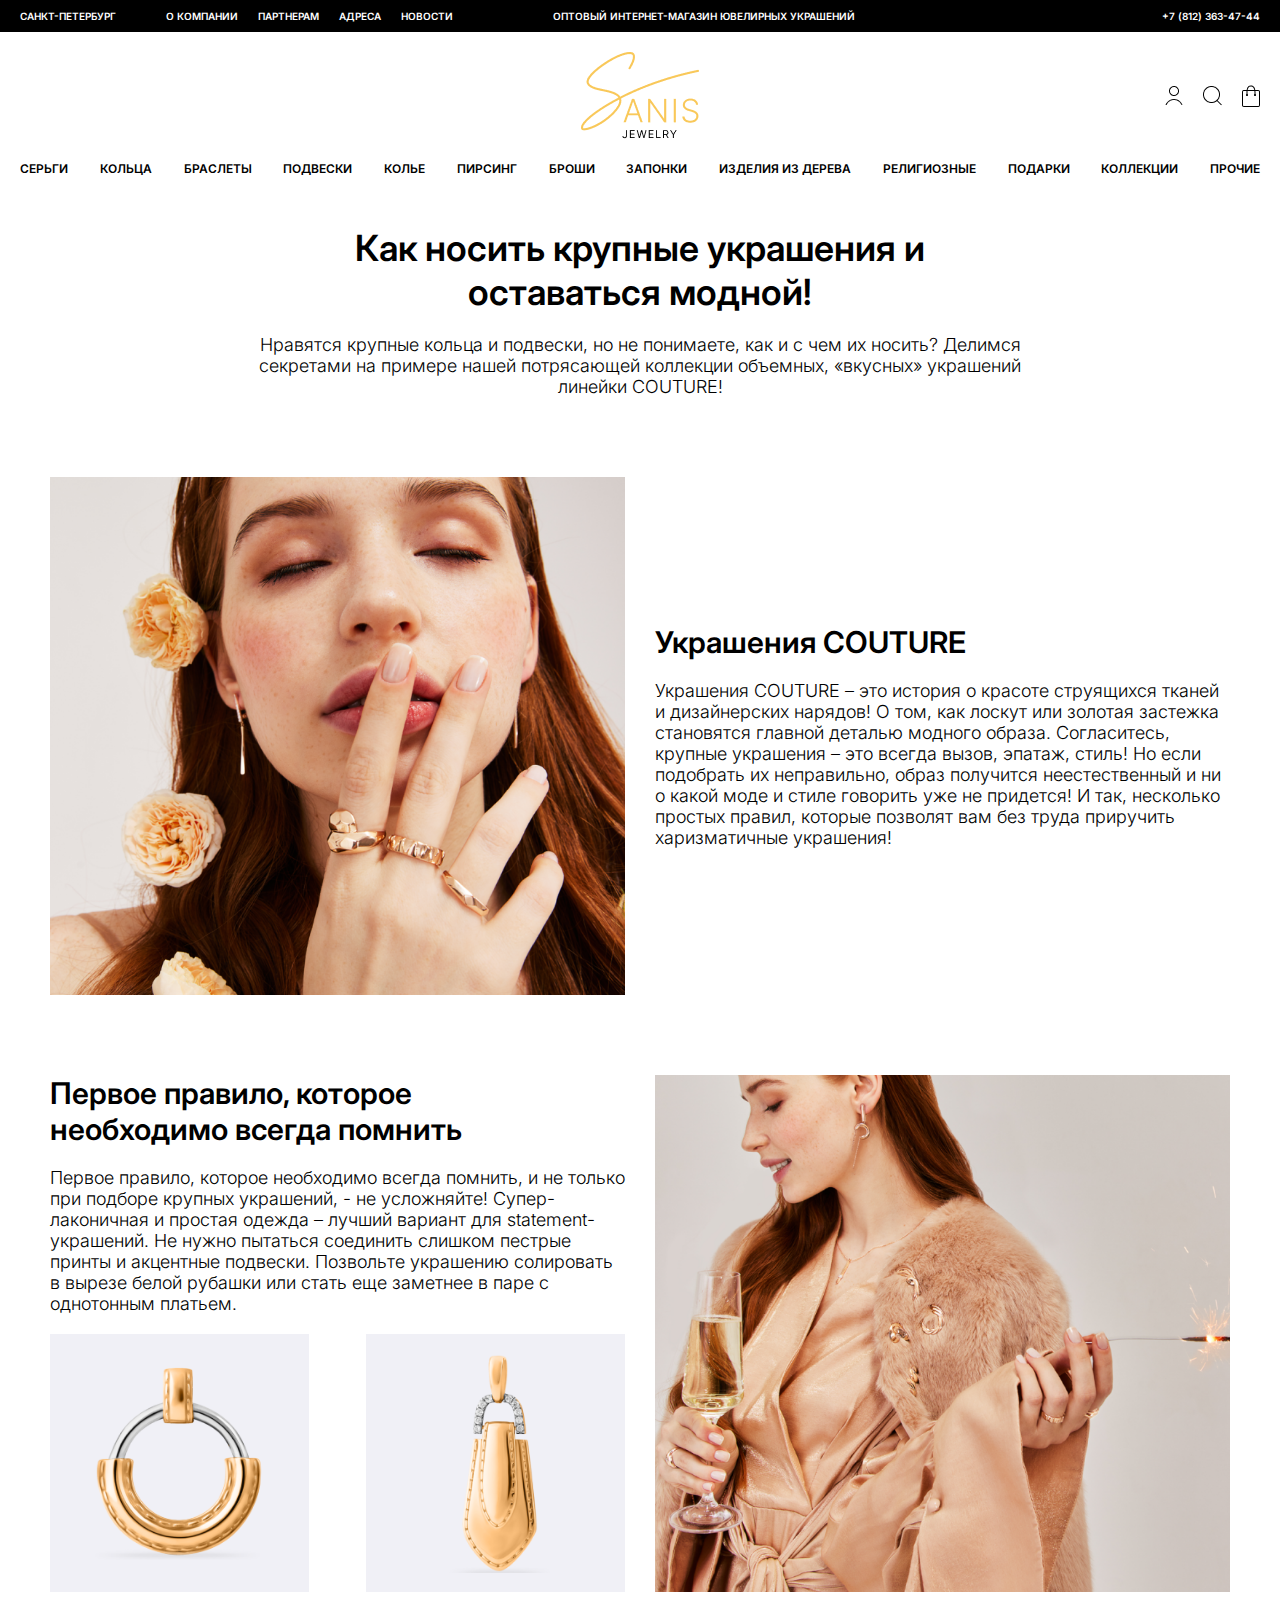
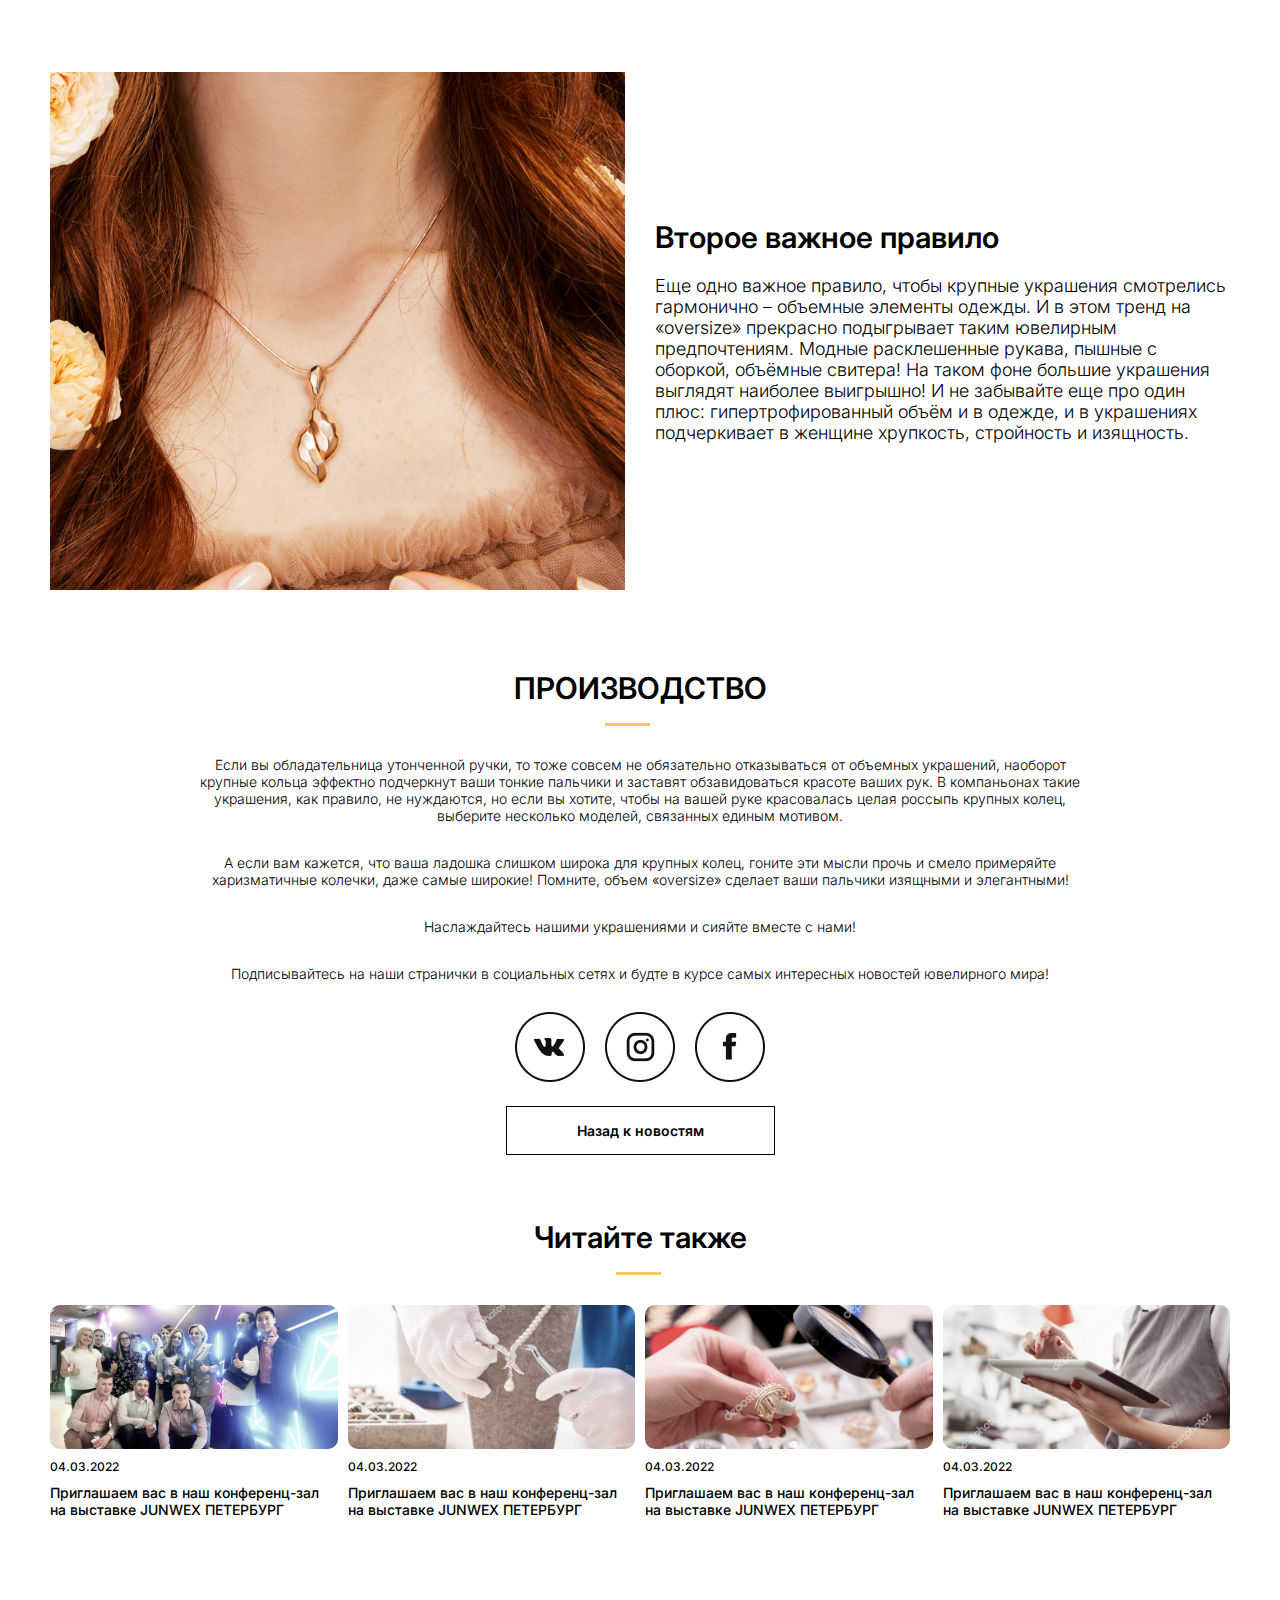
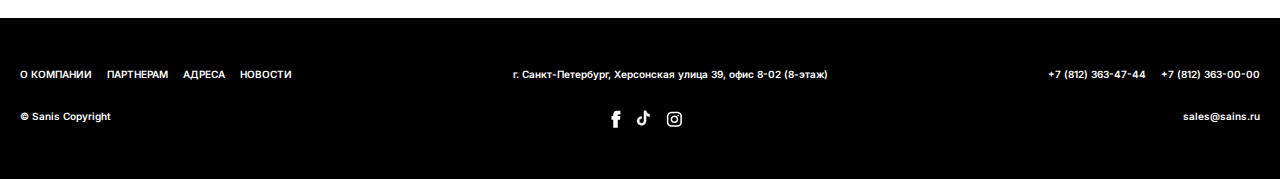
<file: news.html>
<!DOCTYPE html>
<html lang="en">
<head>
    <meta charset="UTF-8">
    <meta http-equiv="X-UA-Compatible" content="IE=edge">
    <meta name="viewport" content="width=device-width, initial-scale=1.0">
    <link href="https://fonts.googleapis.com/css2?family=Inter:wght@300;400;500;600&display=swap" rel="stylesheet">
    <link rel="stylesheet" href="css/style.css">
    <title>Sanis</title>
</head>
<body>
    <div class="wrapper">
        <header class="header">
                 <div class="header__first first-header">    
                    <div class="first-header__container">        
                        <div class="first-header__left left-first-heder">
                            <div class="left-first-heder__city">САНКТ-ПЕТЕРБУРГ</div>
                            <nav class="left-first-heder__menu menu-header">
                            <ul class="menu-header__list">
                                <li class="menu-header__item">
                                    <a href="" class="menu-header__link">О КОМПАНИИ</a>
                                </li>
                                <li class="menu-header__item">
                                    <a href="" class="menu-header__link">ПАРТНЕРАМ</a>
                                </li>
                                <li class="menu-header__item">
                                    <a href="" class="menu-header__link">АДРЕСА</a>
                                </li>
                                <li class="menu-header__item">
                                    <a href="news.html" class="menu-header__link">НОВОСТИ</a>
                                </li>
                            </ul>    
                            </nav> 
                            <div class="header__burger">
                                <span></span>
                            </div>
                            <div class="left-first-header__what">
                                ОПТОВЫЙ ИНТЕРНЕТ-МАГАЗИН ЮВЕЛИРНЫХ УКРАШЕНИЙ
                            </div>       
                        </div>
                        <div class="first-header__right">
                            <a href="" class="right-first-header__tel">+7 (812) 363-47-44
                            </a>
                        </div>
                    </div>
                 </div>
                 <div class="header__second second-header">
                    <div class="second-header__container">
                        <div class="second-header__up up-second-header">
                        <a href="index.html" class="up-second-header__logo">
                            <img src="img/logo.png" alt="">
                        </a>
                        <div class="up-second-header__icons">
                            <a href="" class="up-second-header__icon"><img src="img/user.png" alt=""></a>
                            <a href="" class="up-second-header__icon"><img src="img/poisk.png" alt=""></a>
                            <a href="" class="up-second-header__icon"><img src="img/basket.png" alt=""></a>
                        </div>
                        </div>
                        <div class="second-header__down down-second-header">
                        <ul class="down-second-header__list">
                            <li class="down-second-header__item">
                                <a href="catalog.html" class="down-second-header__link">СЕРЬГИ</a>
                            </li>
                            <li class="down-second-header__item">
                                <a href="catalog.html" class="down-second-header__link">КОЛЬЦА</a>
                            </li>
                            <li class="down-second-header__item">
                                <a href="catalog.html" class="down-second-header__link">БРАСЛЕТЫ</a>
                            </li>
                            <li class="down-second-header__item">
                                <a href="catalog.html" class="down-second-header__link">ПОДВЕСКИ</a>
                            </li>
                            <li class="down-second-header__item">
                                <a href="catalog.html" class="down-second-header__link">КОЛЬЕ</a>
                            </li>
                            <li class="down-second-header__item">
                                <a href="catalog.html" class="down-second-header__link">ПИРСИНГ</a>
                            </li>
                            <li class="down-second-header__item">
                                <a href="catalog.html" class="down-second-header__link">БРОШИ</a>
                            </li>
                            <li class="down-second-header__item">
                                <a href="catalog.html" class="down-second-header__link">ЗАПОНКИ</a>
                            </li><li class="down-second-header__item">
                                <a href="#" class="down-second-header__link">ИЗДЕЛИЯ ИЗ ДЕРЕВА</a>
                            </li><li class="down-second-header__item">
                                <a href="catalog.html" class="down-second-header__link">РЕЛИГИОЗНЫЕ</a>
                            </li>
                            <li class="down-second-header__item">
                                <a href="catalog.html" class="down-second-header__link">ПОДАРКИ</a>
                            </li>
                            <li class="down-second-header__item">
                                <a href="catalog.html" class="down-second-header__link">КОЛЛЕКЦИИ</a>
                            </li>
                            <li class="down-second-header__item">
                                <a href="catalog.html" class="down-second-header__link">ПРОЧИЕ</a>
                            </li>
                        </ul>
                        </div>
                    </div>
                 </div>
        </header>
        <main class="main news">
            <div class="news__titleblock titleblock-news">
                <div class="news__titleblock__container">
                    <div class="titleblock-news__title">Как носить крупные украшения и<br> оставаться модной!</div>
                    <div class="titleblock-news__text maxwidth900">Нравятся крупные кольца и подвески, но не    понимаете, как и с чем их носить? Делимся секретами на примере нашей потрясающей коллекции     объемных, «вкусных» украшений линейки COUTURE!
                    </div>
                </div>
                
            </div>
            <div class="newsContent">
                <div class="newsContent__container">
                    <div class="newsContent__row">
                            <div class="item-newsContent__cards">
                                <div class="item-newsContent__card card-item-newsContent">
                                    <div class="card-item-newsContent__image ibg">
                                        <img src="img/news2/card1.png" alt="">
                                    </div>
                                </div>
                                <div class="item-newsContent__card card-item-newsContent">
                                    <div class="card-item-newsContent__text-block card-text-block">
                                        <div class="card-text-block__title">
                                            Украшения COUTURE 
                                        </div>
                                        <div class="card-text-bloc__text">
                                            Украшения COUTURE – это история о красоте струящихся тканей и дизайнерских нарядов! О том, как лоскут или золотая застежка становятся главной деталью модного образа. Согласитесь, крупные украшения – это всегда вызов, эпатаж, стиль! Но если подобрать их неправильно, образ получится неестественный и ни о какой моде и стиле говорить уже не придется! И так, несколько простых правил, которые позволят вам без труда приручить харизматичные украшения! 
                                        </div>
                                    </div>
                                </div>
                            </div> 
                            <div class="item-newsContent__cards">
                                <div class="item-newsContent__card card-item-newsContent card-item-newsContent__second">
                                    <div class="card-item-newsContent__text-block  card-text-block">
                                        <div class="card-text-block__title">
                                            Первое правило, которое<br> необходимо всегда помнить
                                        </div>
                                        <div class="card-text-bloc__text">
                                            Первое правило, которое необходимо всегда помнить, и не только при подборе крупных украшений, - не усложняйте! Супер-лаконичная и простая одежда – лучший вариант для statement-украшений. Не нужно пытаться соединить слишком пестрые принты и акцентные подвески. Позвольте украшению солировать в вырезе белой рубашки или стать еще заметнее в паре с однотонным платьем.  
                                        </div>
                                    </div>
                                    <div class="second-card-item-newsContent__images">
                                        <div class="second-card-item-newsContent__image ibg"><img src="img/news2/second1.png" alt=""></div>
                                        <div class="second-card-item-newsContent__image ibg"><img src="img/news2/second2.png" alt=""></div>
                                    </div>
                                </div>
                                <div class="item-newsContent__card card-item-newsContent">
                                    <div class="card-item-newsContent__image ibg">
                                        <img src="img/news2/card2.png" alt="">
                                    </div>
                                </div>
                                
                            </div>
                            <div class="item-newsContent__cards">
                                <div class="item-newsContent__card card-item-newsContent">
                                    <div class="card-item-newsContent__image ibg">
                                        <img src="img/news2/card3.png" alt="">
                                    </div>
                                </div>
                                <div class="item-newsContent__card card-item-newsContent">
                                    <div class="card-item-newsContent__text-block card-text-block">
                                        <div class="card-text-block__title">
                                            Второе важное правило 
                                        </div>
                                        <div class="card-text-bloc__text">
                                            Еще одно важное правило, чтобы крупные украшения смотрелись гармонично – объемные элементы одежды. И в этом тренд на «oversize» прекрасно подыгрывает таким ювелирным предпочтениям. Модные расклешенные рукава, пышные с оборкой, объёмные свитера! На таком фоне большие украшения выглядят наиболее выигрышно! И не забывайте еще про один плюс: гипертрофированный объём и в одежде, и в украшениях подчеркивает в женщине хрупкость, стройность и изящность.  
                                        </div>
                                    </div>
                                </div>
                            </div> 
                        </div>
                   
                </div>
            </div>
            <div class="newsProduction">
                <div class="newsProduction__container">
                    <div class="newsProduction__title title">ПРОИЗВОДСТВО</div>
                    <div class="newsProduction__text">
                        <p>
                            Если вы обладательница утонченной ручки, то тоже совсем не обязательно отказываться от объемных украшений, наоборот крупные кольца эффектно подчеркнут ваши тонкие пальчики и заставят обзавидоваться красоте ваших рук. В компаньонах такие украшения, как правило, не нуждаются, но если вы хотите, чтобы на вашей руке красовалась целая россыпь крупных колец, выберите несколько моделей, связанных единым мотивом. 
                        </p>
                        <p>А если вам кажется, что ваша ладошка слишком широка для крупных колец, гоните эти мысли прочь и смело примеряйте харизматичные колечки, даже самые широкие! Помните, объем «oversize» сделает ваши пальчики изящными и элегантными! </p>
                        <p>Наслаждайтесь нашими украшениями и сияйте вместе с нами!</p>
                        <p>Подписывайтесь на наши странички в социальных сетях и будте в курсе самых интересных новостей ювелирного мира!
                        </p>
                    </div>
                    <div class="newsProduction__links">
                        <a href="" class="newsProduction__link"><img src="img/news2/vk.png" alt=""></a>
                        <a href="" class="newsProduction__link"><img src="img/news2/insta.png" alt=""></a>
                        <a href="" class="newsProduction__link"><img src="img/news2/face.png" alt=""></a>
                    </div>
                    <div class="newsProduction__button"><a href="">Назад к новостям</a></div>
                </div>
            </div>
            <div class="newsMore">
                <div class="newsMore__container">
                    <div class="newsMore__title title">Читайте также</div>
                    <div class="newsMore__row">
                        <div class="news__card card-news newMore__item">
                            <div class="card-news__image ibg"><img src="img/news/card1.png" alt=""></div>
                            <div class="card-news__body body-news-card">
                                <div class="body-news-card__date">04.03.2022</div>
                                <a href="" class="body-news-card__title">Приглашаем вас в наш конференц-зал на выставке JUNWEХ ПЕТЕРБУРГ
                                </a>
                            </div>
                        </div>
                        <div class="news__card card-news newMore__item">
                            <div class="card-news__image ibg"><img src="img/news/card2.png" alt=""></div>
                            <div class="card-news__body body-news-card">
                                <div class="body-news-card__date">04.03.2022</div>
                                <a href="" class="body-news-card__title">Приглашаем вас в наш конференц-зал на выставке JUNWEХ ПЕТЕРБУРГ
                                </a>
                            </div>
                        </div>
                        <div class="news__card card-news newMore__item">
                            <div class="card-news__image ibg"><img src="img/news/card3.png" alt=""></div>
                            <div class="card-news__body body-news-card">
                                <div class="body-news-card__date">04.03.2022</div>
                                <a href="" class="body-news-card__title">Приглашаем вас в наш конференц-зал на выставке JUNWEХ ПЕТЕРБУРГ
                                </a>
                            </div>
                        </div>
                        <div class="news__card card-news">
                            <div class="card-news__image ibg"><img src="img/news/card4.png" alt=""></div>
                            <div class="card-news__body body-news-card">
                                <div class="body-news-card__date">04.03.2022</div>
                                <a href="" class="body-news-card__title">Приглашаем вас в наш конференц-зал на выставке JUNWEХ ПЕТЕРБУРГ
                                </a>
                            </div>
                        </div>
                    </div>
                </div>
            </div>
        </main>
        <footer class="footer">
            <div class="footer__container">
                <div class="footer__up">
                    <nav class="footer__menu menu-footer">
                        <ul class="menu-footer__list">
                            <li class="menu-footer__item">
                                <a href="" class="menu-footer__link">О КОМПАНИИ</a>
                            </li>
                            <li class="menu-footer__item">
                                <a href="" class="menu-footer__link">ПАРТНЕРАМ</a>
                            </li>
                            <li class="menu-footer__item">
                                <a href="" class="menu-footer__link">АДРЕСА</a>
                            </li>
                            <li class="menu-footer__item">
                                <a href="news.html" class="menu-footer__link">НОВОСТИ</a>
                            </li>
                        </ul>  
                        
                    </nav> 
                    <div class="footer__adress">г. Санкт-Петербург, Херсонская улица 39, офис 8-02 (8-этаж)</div>  
                        <div class="footer__tels">
                            <a href="" class="footer__tel">+7 (812) 363-47-44
                            </a>
                            <a href="" class="footer__tel">+7 (812) 363-00-00
                            </a>
                        </div>
                </div>
                <div class="footer__down">
                    <div class="footer__copy">© Sanis Copyright</div>
                    <div class="footer__links">
                        <a href="" class="footer__link"><img src="img/footer/face.png" alt=""></a>
                        <a href="" class="footer__link"><img src="img/footer/tik-tok.svg" alt=""></a>
                        <a href="" class="footer__link"><img src="img/footer/instagram.png" alt=""></a>
                    </div>
                    <div class="footer__mail">sales@sains.ru</div>
                </div>
            </div>
        </footer>
    </div>
    <script src="https://code.jquery.com/jquery-3.6.1.min.js"></script>
    <script src="js/script.js" ></script>
</body>
</html>
</file>
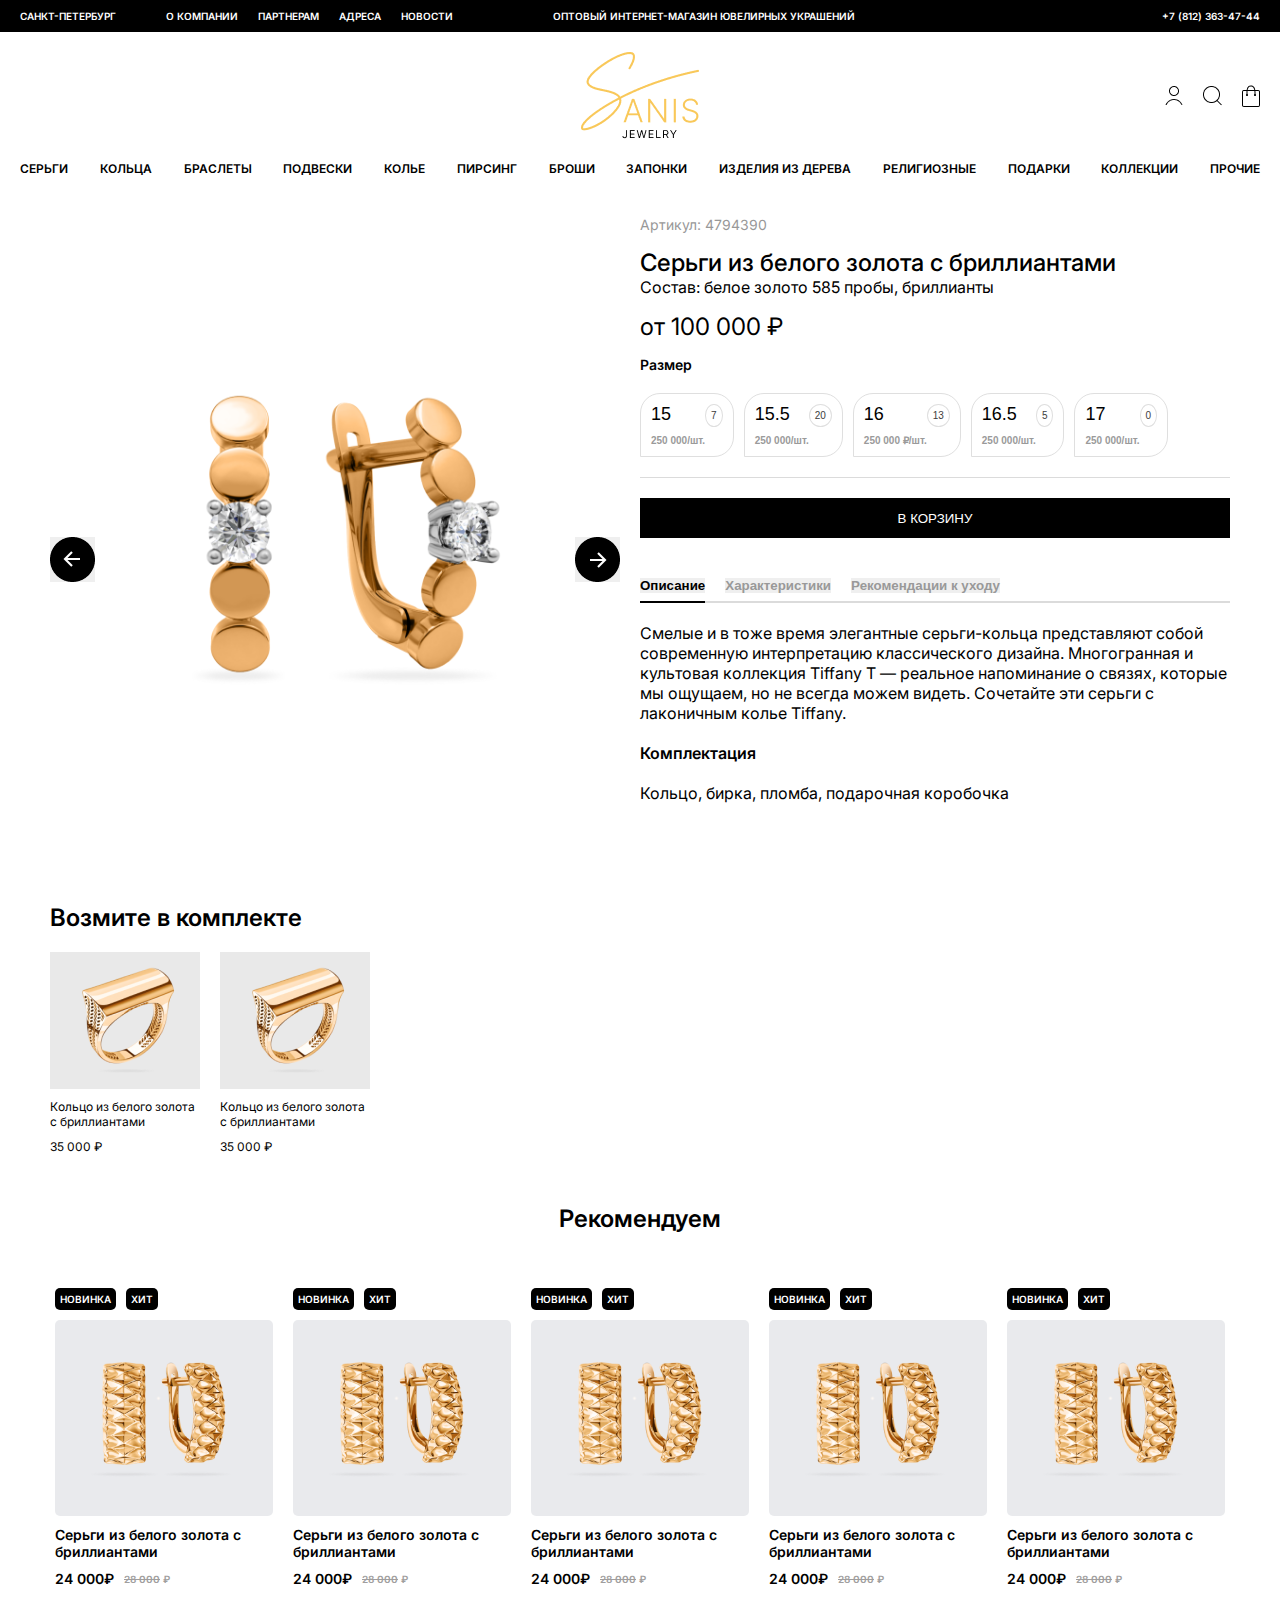
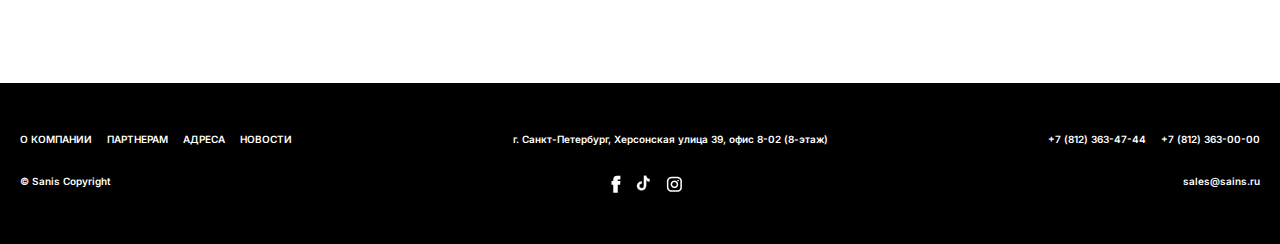
<file: productPage.html>
<!DOCTYPE html>
<html lang="en">
<head>
    <meta charset="UTF-8">
    <meta http-equiv="X-UA-Compatible" content="IE=edge">
    <meta name="viewport" content="width=device-width, initial-scale=1.0">
    <link href="https://fonts.googleapis.com/css2?family=Inter:wght@300;400;500;600&display=swap" rel="stylesheet">
    <link rel="stylesheet" href="css/style.css">
    <title>Sanis</title>
</head>
<body>
    <div class="wrapper">
        <header class="header">
                 <div class="header__first first-header">    
                    <div class="first-header__container">        
                        <div class="first-header__left left-first-heder">
                            <div class="left-first-heder__city">САНКТ-ПЕТЕРБУРГ</div>
                            <nav class="left-first-heder__menu menu-header">
                            <ul class="menu-header__list">
                                <li class="menu-header__item">
                                    <a href="" class="menu-header__link">О КОМПАНИИ</a>
                                </li>
                                <li class="menu-header__item">
                                    <a href="" class="menu-header__link">ПАРТНЕРАМ</a>
                                </li>
                                <li class="menu-header__item">
                                    <a href="" class="menu-header__link">АДРЕСА</a>
                                </li>
                                <li class="menu-header__item">
                                    <a href="news.html" class="menu-header__link">НОВОСТИ</a>
                                </li>
                            </ul>    
                            </nav> 
                            <div class="header__burger">
                                <span></span>
                            </div>
                            <div class="left-first-header__what">
                                ОПТОВЫЙ ИНТЕРНЕТ-МАГАЗИН ЮВЕЛИРНЫХ УКРАШЕНИЙ
                            </div>       
                        </div>
                        <div class="first-header__right">
                            <a href="" class="right-first-header__tel">+7 (812) 363-47-44
                            </a>
                        </div>
                    </div>
                 </div>
                 <div class="header__second second-header">
                    <div class="second-header__container">
                        <div class="second-header__up up-second-header">
                        <a href="index.html" class="up-second-header__logo">
                            <img src="img/logo.png" alt="">
                        </a>
                        <div class="up-second-header__icons">
                            <a href="" class="up-second-header__icon"><img src="img/user.png" alt=""></a>
                            <a href="" class="up-second-header__icon"><img src="img/poisk.png" alt=""></a>
                            <a href="" class="up-second-header__icon"><img src="img/basket.png" alt=""></a>
                        </div>
                        </div>
                        <div class="second-header__down down-second-header">
                        <ul class="down-second-header__list">
                            <li class="down-second-header__item">
                                <a href="catalog.html" class="down-second-header__link">СЕРЬГИ</a>
                            </li>
                            <li class="down-second-header__item">
                                <a href="catalog.html" class="down-second-header__link">КОЛЬЦА</a>
                            </li>
                            <li class="down-second-header__item">
                                <a href="catalog.html" class="down-second-header__link">БРАСЛЕТЫ</a>
                            </li>
                            <li class="down-second-header__item">
                                <a href="catalog.html" class="down-second-header__link">ПОДВЕСКИ</a>
                            </li>
                            <li class="down-second-header__item">
                                <a href="catalog.html" class="down-second-header__link">КОЛЬЕ</a>
                            </li>
                            <li class="down-second-header__item">
                                <a href="catalog.html" class="down-second-header__link">ПИРСИНГ</a>
                            </li>
                            <li class="down-second-header__item">
                                <a href="catalog.html" class="down-second-header__link">БРОШИ</a>
                            </li>
                            <li class="down-second-header__item">
                                <a href="catalog.html" class="down-second-header__link">ЗАПОНКИ</a>
                            </li><li class="down-second-header__item">
                                <a href="#" class="down-second-header__link">ИЗДЕЛИЯ ИЗ ДЕРЕВА</a>
                            </li><li class="down-second-header__item">
                                <a href="catalog.html" class="down-second-header__link">РЕЛИГИОЗНЫЕ</a>
                            </li>
                            <li class="down-second-header__item">
                                <a href="catalog.html" class="down-second-header__link">ПОДАРКИ</a>
                            </li>
                            <li class="down-second-header__item">
                                <a href="catalog.html" class="down-second-header__link">КОЛЛЕКЦИИ</a>
                            </li>
                            <li class="down-second-header__item">
                                <a href="catalog.html" class="down-second-header__link">ПРОЧИЕ</a>
                            </li>
                        </ul>
                        </div>
                    </div>
                 </div>
        </header>
        <main class="main productPage">
            <div class="productCard">
                <div class="productCard__container">
                    <div class="productCard__row">
                        <div class="productCard__item">
                    	<div class="block_1">
                            <div class="prev_1"><button><img src="img/productpage/prev.png" alt=""></button></div>
                            <div class="slider_1">
                                <div class="image current ibg"><img src="img/productpage/photo1.png" alt=""></div>
                                <div class="image ibg"><img src="img/catalog/item3.png" alt=""></div>
                                <div class="image ibg"><img src="img/catalog/item4.png" alt=""></div>
                                <div class="image ibg"><img src="img/catalog/item6.png" alt=""></div>
                            </div>
                            <div class="next_1"><button><img src="img/productpage/next.png" alt=""></button></div>
                        </div>
                    </div>
                    <div class="productCard__item item-productCard">
                        <div class="item-productCard__about-part1">
                            <div class="about-part1__articul">Артикул: 4794390</div>
                            <div class="about-part1__titleblock titleblock-about-part1">
                                <div class="titleblock-about-part1__title">
                                    Серьги из белого золота с бриллиантами
                                </div>
                                <div class="titleblock-about-part1__text">Состав: белое золото 585 пробы, бриллианты</div>
                            </div>
                            <div class="about-part1__price">от 100 000 ₽</div>
                            <form action="">
                                <div class="about-part1__sizeblock sizeblock-about-part1">
                                <div class="sizeblock-about-part1__title">Размер</div>
                                <div class="sizeblock-about-part1__row">
                                    <button type="button"  class="sizeblock-about-part1__item item-sizeblock choose">
                                        <div class="item-sizeblock__left left-item-sizeblock">
                                            <div class="left-item-sizeblock__size">15</div>
                                            <div class="left-item-sizeblock__price"><span>250 000</span>/шт. </div>
                                        </div>
                                        <div class="item-sizeblock__right">7</div>
                                    </button>
                                    <button type="button"  class="sizeblock-about-part1__item item-sizeblock">
                                        <div class="item-sizeblock__left left-item-sizeblock">
                                            <div class="left-item-sizeblock__size">15.5</div>
                                            <div class="left-item-sizeblock__price"><span>250 000</span>/шт. </div>
                                        </div>
                                        <div class="item-sizeblock__right">20</div>
                                    </button>
                                    <button type="button"  class="sizeblock-about-part1__item item-sizeblock">
                                        <div class="item-sizeblock__left left-item-sizeblock">
                                            <div class="left-item-sizeblock__size">16</div>
                                            <div class="left-item-sizeblock__price">250 000 ₽/шт. </div>
                                        </div>
                                        <div class="item-sizeblock__right">13</div>
                                    </button>
                                    <button type="button"  class="sizeblock-about-part1__item item-sizeblock">
                                        <div class="item-sizeblock__left left-item-sizeblock">
                                            <div class="left-item-sizeblock__size">16.5</div>
                                            <div class="left-item-sizeblock__price"><span>250 000</span>/шт. </div>
                                        </div>
                                        <div class="item-sizeblock__right">5</div>
                                    </button>
                                    <button type="button" class="sizeblock-about-part1__item item-sizeblock">
                                        <div class="item-sizeblock__left left-item-sizeblock">
                                            <div class="left-item-sizeblock__size">17</div>
                                            <div class="left-item-sizeblock__price"><span>250 000</span>/шт. </div>
                                        </div>
                                        <div class="item-sizeblock__right">0</div>
                                    </button>
                                </div>
                            </div>
                            <div class="about-part1__line"></div>
                            <button type="submit" class="about-part1__button">В КОРЗИНУ</button>
                            </form>
                            

                        </div>
                        <div class="item-productCard__about-part2">
                            <div class="about-part2__nav nav-about-part2">
                                <button type="button" class="nav-about-part2__title title__about active-title">Описание</button>
                                <button type="button" class="nav-about-part2__title title__characteristics">Характеристики</button>
                                <button type="button" class="nav-about-part2__title title__recomend">Рекомендации к уходу</button>
                            </div>
                            <div class="about-part2__content ">
                                <div class="content-about-part2 content-about-part2__about content-about-part2__active">
                                    <p>Смелые и в тоже время элегантные серьги-кольца представляют собой современную интерпретацию классического дизайна. Многогранная и культовая коллекция Tiffany T — реальное напоминание о связях, которые мы ощущаем, но не всегда можем видеть. Сочетайте эти серьги с лаконичным колье Tiffany.
                                    </p>
                                    <span>Комплектация
                                    </span>
                                    <p>Кольцо, бирка, пломба, подарочная коробочка</p>
                                </div>
                                <div class="content-about-part2 content-about-part2__characteristics">Lorem ipsum dolor sit amet consectetur adipisicing elit. Totam, voluptatem!</div>
                                <div class="content-about-part2 content-about-part2__recomend">Lorem, ipsum dolor sit amet consectetur adipisicing elit. Molestiae, ducimus.</div>
                            </div>
                        </div>
                    </div>
                    </div>
                    <div class="item-productCard__about-part2 hideblock">
                        <div class="about-part2__nav nav-about-part2">
                            <button type="button" class="nav-about-part2__title title__about active-title">Описание</button>
                            <button type="button" class="nav-about-part2__title title__characteristics">Характеристики</button>
                            <button type="button" class="nav-about-part2__title title__recomend">Рекомендации к уходу</button>
                        </div>
                        <div class="about-part2__content ">
                            <div class="content-about-part2 content-about-part2__about content-about-part2__active">
                                <p>Смелые и в тоже время элегантные серьги-кольца представляют собой современную интерпретацию классического дизайна. Многогранная и культовая коллекция Tiffany T — реальное напоминание о связях, которые мы ощущаем, но не всегда можем видеть. Сочетайте эти серьги с лаконичным колье Tiffany.
                                </p>
                                <span>Комплектация
                                </span>
                                <p>Кольцо, бирка, пломба, подарочная коробочка</p>
                            </div>
                            <div class="content-about-part2 content-about-part2__characteristics">Lorem ipsum dolor sit amet consectetur adipisicing elit. Totam, voluptatem!</div>
                            <div class="content-about-part2 content-about-part2__recomend">Lorem, ipsum dolor sit amet consectetur adipisicing elit. Molestiae, ducimus.</div>
                        </div>
                    </div>    
                </div>
            </div>
            <div class="set">
                <div class="set__container">
                    <div class="set__title title">Возмите в комплекте</div>
                    <div class="set__row">
                        <a href="" class="set__item item-set">
                            <div class="item-set__image "><img src="img/productpage/set.png" alt=""></div>
                            <div class="item-set__text">Кольцо из белого золота с бриллиантами</div>
                            <div class="item-set__price">35 000 ₽</div>
                        </a>
                        <a href="" class="set__item item-set">
                            <div class="item-set__image "><img src="img/productpage/set.png" alt=""></div>
                            <div class="item-set__text">Кольцо из белого золота с бриллиантами</div>
                            <div class="item-set__price">35 000 ₽</div>
                        </a>
                    </div>
                </div>
            </div>
            <div class="recomend">
                <div class="recomend__container">
                    <div class="recomend__title">Рекомендуем</div>
                    <div class="recommend__row">
                        <div class="row-content__item recomend__item item-row-content">
                            <div class="item-row-content__notes">
                                <div class="item-row-content__note">НОВИНКА</div>
                                <div class="item-row-content__note">ХИТ</div>
                            </div>
                            <a href="productPage.html" class="item-row-content__image ibg"><img src="img/newitems/card.png " alt=""></a>
                            <div class="item-row-content__textblock">
                                <a href="productPage.html" class="item-row-content__title">Серьги из белого золота с бриллиантами</a>      
                            </div>
                            <div class="item-row-content__prices">
                                <div class="item-row-content__price"  >24 000</div>
                                <div class="item-row-content__lastprice">28 000</div>
                            </div>
                        </div>
                        <div class="row-content__item recomend__item item-row-content">
                        <div class="item-row-content__notes">
                            <div class="item-row-content__note">НОВИНКА</div>
                            <div class="item-row-content__note">ХИТ</div>
                        </div>
                        <a href="" class="item-row-content__image ibg"><img src="img/newitems/card.png " alt=""></a>
                        <div class="item-row-content__textblock">
                            <a href="#" class="item-row-content__title">Серьги из белого золота с бриллиантами</a>      
                        </div>
                        <div class="item-row-content__prices">
                            <div class="item-row-content__price"  >24 000</div>
                            <div class="item-row-content__lastprice">28 000</div>
                        </div>
                        </div>
                        <div class="row-content__item recomend__item item-row-content">
                    <div class="item-row-content__notes">
                        <div class="item-row-content__note">НОВИНКА</div>
                        <div class="item-row-content__note">ХИТ</div>
                    </div>
                    <a href="" class="item-row-content__image ibg"><img src="img/newitems/card.png " alt=""></a>
                    <div class="item-row-content__textblock">
                        <a href="#" class="item-row-content__title">Серьги из белого золота с бриллиантами</a>      
                    </div>
                    <div class="item-row-content__prices">
                        <div class="item-row-content__price"  >24 000</div>
                        <div class="item-row-content__lastprice">28 000</div>
                    </div>
                        </div>
                        <div class="row-content__item recomend__item item-row-content">
                <div class="item-row-content__notes">
                    <div class="item-row-content__note">НОВИНКА</div>
                    <div class="item-row-content__note">ХИТ</div>
                </div>
                <a href="" class="item-row-content__image ibg"><img src="img/newitems/card.png " alt=""></a>
                <div class="item-row-content__textblock">
                    <a href="#" class="item-row-content__title">Серьги из белого золота с бриллиантами</a>      
                </div>
                <div class="item-row-content__prices">
                    <div class="item-row-content__price"  >24 000</div>
                    <div class="item-row-content__lastprice">28 000</div>
                </div>
                        </div>
                        <div class="row-content__item recomend__item item-row-content">
                        <div class="item-row-content__notes">
                            <div class="item-row-content__note">НОВИНКА</div>
                            <div class="item-row-content__note">ХИТ</div>
                        </div>
                        <a href="" class="item-row-content__image ibg"><img src="img/newitems/card.png " alt=""></a>
                        <div class="item-row-content__textblock">
                            <a href="#" class="item-row-content__title">Серьги из белого золота с бриллиантами</a>      
                        </div>
                        <div class="item-row-content__prices">
                            <div class="item-row-content__price"  >24 000</div>
                            <div class="item-row-content__lastprice">28 000</div>
                        </div>
                        </div>
                    </div>
                </div>
            </div>
        </main>
        <footer class="footer">
            <div class="footer__container">
                <div class="footer__up">
                    <nav class="footer__menu menu-footer">
                        <ul class="menu-footer__list">
                            <li class="menu-footer__item">
                                <a href="" class="menu-footer__link">О КОМПАНИИ</a>
                            </li>
                            <li class="menu-footer__item">
                                <a href="" class="menu-footer__link">ПАРТНЕРАМ</a>
                            </li>
                            <li class="menu-footer__item">
                                <a href="" class="menu-footer__link">АДРЕСА</a>
                            </li>
                            <li class="menu-footer__item">
                                <a href="" class="menu-footer__link">НОВОСТИ</a>
                            </li>
                        </ul>  
                        
                    </nav> 
                    <div class="footer__adress">г. Санкт-Петербург, Херсонская улица 39, офис 8-02 (8-этаж)</div>  
                        <div class="footer__tels">
                            <a href="" class="footer__tel">+7 (812) 363-47-44
                            </a>
                            <a href="" class="footer__tel">+7 (812) 363-00-00
                            </a>
                        </div>
                </div>
                <div class="footer__down">
                    <div class="footer__copy">© Sanis Copyright</div>
                    <div class="footer__links">
                        <a href="" class="footer__link"><img src="img/footer/face.png" alt=""></a>
                        <a href="" class="footer__link"><img src="img/footer/tik-tok.svg" alt=""></a>
                        <a href="" class="footer__link"><img src="img/footer/instagram.png" alt=""></a>
                    </div>
                    <div class="footer__mail">sales@sains.ru</div>
                </div>
            </div>
        </footer>
        
    </div>
    <script src="https://code.jquery.com/jquery-3.6.1.min.js"></script>
    <script src="js/script.js" ></script>
</body>
</html>
</file>
<file: css/style.css>
*,
*::before,
*::after {
  padding: 0;
  margin: 0;
  border: 0;
  box-sizing: border-box; }

a {
  text-decoration: none; }
ul,
li,
ol {
  list-style: none; }

img {
  vertical-align: top; }

h1{
    font-weight: 600;
    font-size: 33px;
    line-height: 110%;
}
h2,
h3,
h4,
h5,
h6 {
  font-size: inherit;
  font-weight: inherit; }

html,
body {
  height: 100%;
  margin: 0;
  font-family: 'Inter', sans-serif;
  font-weight: 600;
  color: black;
  font-size: 14px;
  line-height: normal; 
}
.wrapper{
    min-height: 100%;
    overflow: hidden;
    display: flex;
    flex-direction: column;
}
[class*="__container"]{
    max-width: 1400px;
    margin: 0 auto;
    padding: 0 50px;
  }
  @media(max-width:767px){
    [class*="__container"]{
        padding: 0 30px;
      }
  }
  @media(max-width:479px){
    [class*="__container"]{
        padding: 0 20px;
      }
  }
.ibg{
    position: relative;
  }
.ibg img{
    vertical-align: top;
    position: absolute;
    top: 0;
    left: 0;
    width: 100%;
    height: 100%;
    object-fit: cover;
  }
  /*Header=====================================*/
.header {
}
.header__first {
    background-color: black; 
    min-height: 32px;
    color: white;
}
.first-header__container {
    padding: 10px 20px;
    display: flex;
    justify-content: space-between;
    align-items: center;
    font-size: 10px;
}
.first-header__left {
    display: flex;
    justify-content: space-between;
    align-items: center;
    gap: 50px;
}
.left-first-heder {
}
.left-first-heder__city {
}
.left-first-heder__menu {
}
.menu-header {
}
.menu-header__list {
    display: flex;
    justify-content: space-between;
    gap: 20px;
}
.menu-header__item {
}
.menu-header__link {
    color: white;
}
.left-first-header__what {
}
.first-header__right {
}
.right-first-header__tel {color: white;}

.header__second {
}
.second-header__container {
    padding: 20px;
    display: flex;
    flex-direction: column;
}
.second-header__up {
    padding: 0 0 20px 0;
    
    display: flex;
    align-items: center;
    position: relative;
    justify-content: center;
}
.up-second-header {
}
.up-second-header__logo {
  
}
.up-second-header__icons {
    position: absolute;
    right: 0;
    margin-left: auto;
    display: flex;
    gap: 20px;
    align-items: center;

}
.up-second-header__icon {
}
.second-header__down {
}
.down-second-header {
}
.down-second-header__list {
    display: flex;
    align-items: center;
    justify-content: space-between;
    gap: 20px;
}
.down-second-header__item {
}
.down-second-header__link {
    color: black;
    font-size: 12px;
}
@media(max-width:997px){
    .down-second-header__list{
        display: none;
    }
    .first-header__left{
        gap: 30px;
    }
    .left-first-header__what{
        display: none;
    }
}
@media(max-width:767px){
    body.lock{
        overflow: hidden;
      }
   .first-header__left{
    flex-direction: row-reverse;
   }
    .menu-header{
        z-index: 33;
        position: absolute;
        display: block;
        left: -100%;
        top: 32px;
        width: 30%;
        height: 40%;
        overflow: auto;
        background-color: black;
        padding: 70px 20px 20px 20px;
        transition: all 0.5s ease 0s;

    }
    .menu-header__list{
        display: block;
    }
    .menu-header__item:not(:last-child){
        margin-bottom: 20px;
    }
    .menu__link{
        font-size: 24px;
        line-height: 48px;
      }
    .menu-header.active{
        left:0;
    }
    .header__burger{
       display: block;
       position: relative;width: 30px;
       height: 20px;
       width: 30px;
       z-index: 3;
    }
    .header__burger::before,
    .header__burger::after{
        content: "";
        position: absolute;
        background-color: white;
        width: 100%;
        height: 2px;
        left: 0;
        transition: all 0.3s ease 0s;
    }
    .header__burger::before{top: 0;}
    .header__burger::after{bottom: 0;}
    .header__burger span{
        position: absolute;
        top: 9px;
        background-color: white;
        left: 0;
        width: 100%;
        height: 2px;
        transition: all 0.3s ease 0s;
       
    }
    
}
@media(max-width:479px){
    .menu-header{
        padding: 40px 20px 20px 20px;
        height: 22%;
    }
    .second-header__up {
        justify-content: start;
    }
}
.main{flex: 1 1 auto;}
/*Fullscreen-----------------------------------------------*/
.fullscreen {
    position: relative;
    
}
.fullscreen__container {
    height: 700px;
    display: flex;
    flex-direction: column;
    align-items: flex-end;
}
.fullscreen__body {
    flex: 1 1 auto;
    position: relative;
    display: flex;
    flex-direction: column;
    justify-content: center;
    gap: 35px;
    z-index: 3;

}
.body-fullscreen {
}
.body-fullscreen__title {
    font-size: 32px;
    line-height: normal;
    font-weight: 300;
}
.body-fullscreen__button {
    
}
.button {
}
.button a{
    color: white;
    background-color: black;
    padding: 15px 30px;
    font-size: 12px;
}
.fullscreen__image {
    position: absolute;
    top: 0;
    left: 0;
    width: 100%;
    height: 100%;
    object-fit: cover;
}
.fullscreen__image_2{display: none;}
@media(max-width:767px){
    .body-fullscreen__title{
        font-size: 28px;
    }
    .fullscreen__body{
        padding: 150px 0 150px 60%;
    }
}
@media(max-width:479px){
    .fullscreen__container{
        height: 300px;
    }
    .fullscreen__body{
        padding: 80px 0px 80px 60%;
    }
    .body-fullscreen__title{
        font-size: 18px;
    }
    .fullscreen{
        padding: 0 0 50px 0;
    }
}
/*COOPERATION-------------------------------------*/
.cooperation {
    padding: 100px 0 100px 0;
}
.cooperation__container {
}
.cooperation__title {
}
.title{
    text-align: center;
    font-size: 30px;
    position: relative;
    padding: 0 0 20px 0;
}
.title::after{
    content:"";
    position: absolute;
    bottom:0;
    left: 48%;
    background-color:rgba(249, 200, 89, 1);
    width: 45px;
    height: 3px;
}


.slider {
    padding: 50px 0 0 0;
    width: 1000px;
    height: 150px;
    margin: 0 auto;
    position: relative;
    overflow: hidden;
}
.cooperation__cards {
    position: absolute;
    display: flex;
    align-items: center;
    transition: 0.6s;

}
.slider__slide {
    width: 200px;
    height: 100px;
    
}
.cooperation__card {
    background-color: rgba(243, 243, 243, 1);
    border-radius: 10px;
    padding: 15px;
    margin:0 15px;
}
.card-cooperation__image{padding: 0 0 50% 0;}
.card-cooperation__image img{
    vertical-align: middle;
}
.prev,
.next{
    position: absolute;
    top: 60%;
}
.prev {
    left: 0;
}
.next {
    right: 0;
}
@media(max-width:991px){
    .slider{width: 600px;}
}
@media(max-width:767px){
    .slider{width:400 ;}
}
@media(max-width:479px){
    .slider{width: 200px;}
    .cooperation{padding: 0 0 50px 0;}
    .title::after{
        left:43%
    }
}
/*CONTRACT---------------------------------*/
.contract {
    padding: 0 0 100px 0;
}
.contract__container {
    display: flex;
    flex-direction: column;
    
}
.contract__title {
}
.title {
}
.contract__row {
    padding: 80px 0 0 0;
    display: flex;
    align-items: center;
    
}
.contract__item {
    flex: 0 1 33.333%;
}
.item-contract {
}
.item-contract__row {
    display: flex;
    flex-direction: column;
    align-items: center;
    justify-content: center;
    gap: 20px;
}
.item-contract__image {
}
.item-contract__title {
    text-align: center;
    font-size: 20px;
    font-weight: 500;
}
.button-container{
    
}
.item-contract__button {
   align-self: center;
   margin-top: 50px;
   
}
.button {
}
@media(max-width:767px){
    .contract{padding: 0 0 80px;}
    .contract__row{padding: 50px 0 0 0;
    gap: 20px;
}
}
@media(max-width:479px){
    .title{font-size: 24px;}
    .item-contract__title{font-size: 12px;}
}
/*PRODUCTION--------------------------------------*/
.production {
}
.production__container {
}
.production__title {
}
.title {
}
.production__text {
    text-align: center;
    max-width: 900px;
    margin: 0 auto;
    padding: 50px 0;
    font-weight: 300;
}
.production-image {
    position: relative;
}
.production-image__container {
    height: 500px;
}
.production__image {
    position: absolute;
    top: 0;
    left: 0;
    width: 100%;
    height: 100%;
    object-fit: cover;
}
@media(max-width:478px){
    .production__text{padding: 30px 0;}
}
/*NEWITEMS---------------------------------------*/
.newitems {
    padding: 100px 0 100px 0;
}
.newitems__container {
    
}
.newitems__title {
    margin-bottom: 50px;
}
.title {
}
.Slider{
    position: relative;
}
.newitems-prev,
.newitems-next{position: absolute;top: 50%;}
.newitems-prev{left: 0;z-index: 5;}
.newitems-next{right: 0;}
.newitems__slider {
    position: relative;
    width: 1000px;
    height: 350px;
    margin: 0 auto;
    overflow: hidden;
}
.newitems__row {
    position: absolute;
    transition: 0.6s;
    display: flex;
    align-items: center;
}
.slider-newitems__slide {
    width: 250px;
    
}
.newitems__card {
    margin: 0 5px;
    padding: 20px;
    background-color: #F1F1F1;
    border-radius: 10px;
    display: flex;
    flex-direction: column;
    justify-content: space-between;
    gap: 20px;
}
.card-newitems {
}
.card-newitems__notes {
    gap: 8px;
    display: flex;
}
.card-newitems__note {
    background-color: black;
    color: white;
    padding: 7px;
    font-size: 10px;
    border-radius: 5px;
}
.card-newitems__image {
    padding: 0 0 90% 0;
}
.card-newitems__textblock {
}
.card-newitems__title {
    font-weight: 500;
    margin-bottom: 10px;
    color: black;
    
}
.card-newitems__text {
    font-size: 10px;
    font-weight: 400;
}

@media(max-width:991px){
    .newitems__slider {
        width: 750px;}
}
@media(max-width:767px){
    .newitems {
        padding: 80px 0 80px 0;
    }
    .newitems__slider {
        width: 500px;}
}
@media(max-width:479px){
    .newitems__slider {
        width: 250px;}
}
/*SALE-----------------------------------*/
.sale {
    position: relative;
    
}
.sale__container {
    height: 500px;
    display: flex;
    flex-direction: column;
    justify-content: center;
    align-items: flex-end;
}
.sale__body {
    position: relative;
    z-index: 5;
    background-color: rgba(0, 0, 0, 0.294);
    padding: 20px;
    max-width: 420px;
    font-size: 30px;
    font-weight: 400;
    color: white;
}
.sale__image {
    position: absolute;
    top: 0;
    left: 0;
    width: 100%;
    height: 100%;
    object-fit: cover;
}
/*CATALOG-----------------------------------*/
.catalog {
    padding: 100px 0;
}
.catalog__container {
    display: flex;
    flex-direction: column;
    gap: 50px;
    
}
.catalog__title{
    
}
.title {
}
.catalog__items {
    display: flex;
    gap: 10px;
    flex-wrap: wrap;
}
.catalog__item {
    overflow: hidden;
    display: flex;
    flex-direction: column;
    align-items: center;
    width: 250px;
}

.item-catalog {
background-color: rgba(241, 241, 241, 1);
border-radius: 10px;
gap: 20px;
padding: 20px;

    
}
.item-catalog__name {
    color: black;
    align-self: flex-start;
    font-size: 20px;
    font-weight: 400;
}
.item-catalog__image {

}
._big{
    width: 500px;
}
._big .item-catalog__image{
    width: 500px;
    height: 250px;
}
._bigger{
    width: 500px;
}
.catalog__button {
    align-self: center;
}
.button {
}
.item-catalog__body{

}
.map {
    padding: 0 0 100px 0;
}
.map__container {
}
.map__title {
}
.title {
}
.map__map{padding: 80px 0 0 0}
@media(max-width:767px){
    .map{padding: 0 0 80px 0;}
    .catalog{padding: 80px 0;}
}
@media(max-width:478px){
    .catalog{padding: 50px 0;}
    .map{padding: 0 0 50px 0;}
}
/*NEWS----------------------------------------------*/
.news {
    padding: 0 0 100px 0;
}
.news__container {
}
.news__title {
    margin-bottom: 50px;
}
.title {
}
.news__link {
    display: inline-block;
    margin-bottom: 20px;
    color: black;
    padding: 0 50px 0 0;
    position: relative;

    
}
.news__link::after{
    content:"";
    position: absolute;
    right: 0;
    top: 3px;
    width: 40px;
    height: 14px;
    background: url('../img/news/news.png') no-repeat;

}
.news__row {
    display: flex;
    gap: 20px;
}
.news__main {
    flex: 1 1 800px;
    display: flex;
    flex-direction: column;
    position: relative;
    justify-content: flex-end;
}
.main-news {
}
.main-news__body {
    position: relative;
    z-index: 5;
    padding: 10px;
    border-radius: 10px;
    background: 
		linear-gradient(to bottom,
            rgba(255, 255, 255, 0), rgba(0, 0, 0, 0.8)); 
            
	
}
.body-main-news {
    display: flex;
    flex-direction: column;
    gap: 10px;
}
.body-main-news__date {
    color: white;
    font-size: 12px;
}
.body-main-news__title {
    color: white;
    font-weight: 500;
}
.main-news__image {
    border-radius: 10px;
    position: absolute;
    top: 0;
    left: 0;
    width: 100%;
    height: 100%;
    object-fit: cover;
}
.news__cards {
    display: flex;
    flex-wrap: wrap;
    gap: 20px;
}
.news__card {
    flex:1 1 350px;
    display: inline-flex;
    flex-direction: column;
    gap: 10px;
    align-items: flex-start;
}
.card-news {
}
.card-news__image {
    padding: 0 100% 50% 0;
}
.card-news__image img{
    border-radius: 10px;
}
.ibg {
}
.card-news__body {
    
}
.body-news-card {
}
.body-news-card__date {
    font-size: 12px;
    font-weight: 500;
    margin-bottom: 10px;
}
.body-news-card__title {
    color: black;
    font-weight: 500;
}
@media(max-width:991px){
    .news__row{
        flex-direction: column;
    }
}
@media(max-width:767px){
    .news {
        padding: 0 0 80px 0;
    }
}
@media(max-width:498px){
    .news {
        padding: 0 0 50px 0;
    }
    .news__title{
        margin-bottom: 20px;
    }
}
/*FOOTER-------------------------------------------------------------*/
.footer {
    font-size: 10px;
    color: white;
    background-color: black;
}
.footer__container {
    padding: 50px 20px;
    display: flex;
    flex-direction: column;
    gap: 30px;
}
.footer__up {
    display: flex;
    justify-content: space-between;
}
.footer__menu {
}
.menu-footer {
}
.menu-footer__list {
    display: flex;
    gap: 15px;
}
.menu-footer__item {
}
.menu-footer__link {
    color: white;
}
.footer__adress {
}
.footer__tels {
    display: flex;
    gap: 15px;
}
.footer__tel {color: white;
}
.footer__down {
    display: flex;
    justify-content: space-between;
}
.footer__copy {
}
.footer__links {
    display: flex;
    gap: 15px;
}
.footer__link {
}
.footer__mail {
}
@media(max-width:991px){
    .footer__container{
        flex-direction: row;
        justify-content: space-around;
    }
    .menu-footer__list{
        flex-direction: column;
    }
    .footer__up{
        flex-direction: column;
        gap: 15px;
    }
    .footer__down{flex-direction: column;}
}
@media(max-width:479px){
    .footer{font-size: 8px;}
    .map__map{padding:30px 0 0 0; }
    .cooperation{padding: 50px 0 50px 0 ;}
}
/*SIDEBAR---------------------------------------------------------------------------*/
.catalogPage{padding: 50px 0;}
.catalogPage__title{margin-bottom: 50px;}
.catalogPage__container{display: flex;}
.sidebar{
    flex: 0 0 250px;
}

.form-sidebar_1,
.form-sidebar_2,
.form-sidebar_3,
.form-sidebar_4{
    display: none;
}
.form-sidebar_1.active,
.form-sidebar_2.active,
.form-sidebar_3.active,
.form-sidebar_4.active{
   display: block;}

    .sidebar-name__title{
    font-size: 16px;
    font-weight: 500;
}
.sidebar-name{
    display: flex;
    gap: 10px;
    align-items: center;
    margin-bottom: 20px;
   /* position: relative;
    padding: 0 0 0 30px;*/
}
/*.sidebar-name::before{
    content: "";
    position: absolute;
    top: 5px;
    left: 0;
    background: url('../img/catalog/sidebar.png') no-repeat;
    width: 20px;
    height: 10px;
}*/
.type-form-sidebar__item{
    font-size: 12px;
    font-weight: 500;
    color: rgba(120, 120, 120, 1);
}
.type-form-sidebar__item:not(:last-child){
    margin-bottom: 10px;
}
.type-form-sidebar__item span{
    color: rgba(170, 172, 178, 1);
    margin-left: 5px;
}
.custom-checkbox {
    position: absolute;
    z-index: -1;
    opacity: 0;
  }
  .custom-checkbox+label {
    display: inline-flex;
    align-items: center;
    user-select: none;
  }
  .custom-checkbox+label::before {
    content: '';
    display: inline-block;
    width: 1em;
    height: 1em;
    flex-shrink: 0;
    flex-grow: 0;
    border: 1px solid #F8CE6E;
    border-radius: 0.25em;
    margin-right: 0.5em;
    background-repeat: no-repeat;
    background-position: center center;
    background-size: 50% 50%;
  }
  .custom-checkbox:checked+label::before {
    border:5px solid #F8CE6E;
    
  }
  .catalogPage__content{
    flex: 1 1 auto;
    display: flex;
    flex-direction: column;
    gap: 30px;
    
  }
.form-sidebar__price{  
    padding: 30px 0;
}
.price-form-sidebar__inputs{display: flex;align-items: center;gap: 5px;margin-bottom: 15px;}
.tire img{vertical-align: middle;}
.price-form-sidebar__input{width: 80px;
   height: 40px; border: 1px solid black;border-radius: 5px;font-weight: 10px;color: rgb(128, 128, 128);padding: 10px;}
.price-form-sidebar__slider {
}
::-webkit-input-placeholder {color:rgba(128, 128, 128, 0.4);}
::-moz-placeholder          {color:rgba(128, 128, 128, 0.4);}/* Firefox 19+ */
:-moz-placeholder           {color:rgba(128, 128, 128, 0.4);}/* Firefox 18- */
:-ms-input-placeholder      {color:rgba(128, 128, 128, 0.4);}
:focus::-webkit-input-placeholder {color: transparent}
:focus::-moz-placeholder          {color: transparent}
:focus:-moz-placeholder           {color: transparent}
:focus:-ms-input-placeholder      {color: transparent}

.price-form-sidebar__slider p {
font-size: 12px;
font-weight: 500;
}
.price-form-sidebar__slider input[type="range"] {
-webkit-appearance:none !important;
width: 200px;
height: 2px;
background: black;
border: none;
outline: none;
}
.price-form-sidebar__slider input[type="range"]::-webkit-slider-thumb {
-webkit-appearance: none !important;
width: 10px;
height:10px;
background: black;
border: 2px solid black;
border-radius: 50%;
cursor: pointer;
}
.price-form-sidebar__slider input[type="range"]::-webkit-slider-thumb:hover {
background: black;
}
/*Materials===================*/
.form-sidebar__inset,
.form-sidebar__materials{padding: 0 0 30px;}
.inset-form-sidebar__item,
.materials-form-sidebar__item{
    font-size: 12px;
    font-weight: 500;
    color: rgba(120, 120, 120, 1);
}
.inset-form-sidebar__item:not(:last-child),
.materials-form-sidebar__item:not(:last-child){margin-bottom: 10px;}

.form-sidebar__button{display: block;font-size: 14px;color: grey;border: 1px solid #BFC2CA;text-align: center;
width: 200px;height: 40px;background-color: white;border-radius: 5px;transition: 0.5s;}
.form-sidebar__button:not(:last-child){margin-bottom: 10px;}
.form-sidebar__button:hover{
    background-color:#BFC2CA ;
    color:#F1F1F1;
}
.form-sidebar__button:active{
    background-color:#8e9094 ;
    color:#F1F1F1;
}
/*catalogPageContent------------------------------------------------------------------------*/
.catalogPage__title::after{display: none;}
.content__nav {
 
}
.nav-content {
    display: flex;
    justify-content: space-between;
}
.nav-content__item {
}
._1 {
    display: flex;
    align-items: center;
    gap: 5px;
}
.item-1__text {
}
.count {
}
._3 {
    display: flex;
    gap: 5px;
}
.item-3__name {
}
.item-3__30{text-decoration: underline;}
/*CATALOG CONTENT=======================================================*/
.content__row {
    overflow: hidden;
    margin-bottom: 60px;
    height: 1500px;
    font-weight: 500;
    display: flex;
    
    flex-wrap: wrap;
    
    
}
.row-content {
}
.row-content__item {
    flex: 0 1 200px;
    gap: 10px;
    padding: 5px;
}
.item-row-content {
    display: flex;
    flex-direction: column;
    height: 300px;
    justify-content: space-between;
}
.item-row-content__notes {
   
    align-self: flex-start;
    display: flex;
    gap: 10px;
}
.item-row-content__note {
    font-size: 10px;
    color: white;
    background-color: black;
    border-radius: 5px;
    padding: 5px;
}
.item-row-content__image {
    border-radius: 5px;
    background-color: #bfc2ca57;
    flex: 1 1 auto;
    padding: 0 0% 90% 0;
  
}
.item-row-content__textblock {
  
}
.item-row-content__title {
    align-self: flex-start;
    color: black;
}
.item-row-content__prices {
    align-self: flex-start;
    display: flex;
    gap: 10px;
    align-items: center;
}
.item-row-content__price {
    position: relative;
    padding: 0 10px 0 0;
}
.item-row-content__lastprice {
    position: relative;
    padding: 0 10px 0 0;
    text-decoration: line-through;
    font-size: 10px;
    color: rgba(160, 158, 158, 1);
}
.item-row-content__price::after,
.item-row-content__lastprice::after{
    content: "₽";
    position: absolute;
    right: 0;
    top: 0;
}
.content__navDown{display: flex;justify-content: space-between;}
._4{padding:5px 30px;border: 1px solid black;}
.navDown-content__button{color: black;}
/*MEDIA=========================*/
@media(max-width:991px){
    .nav-content{font-size: 10px;}
    .catalogPage{padding: 0;}
    .catalogPage__title{
        margin-bottom: 20px;
    }
}
@media(max-width:767px){
    
    .sidebar{
        flex: 0 0 200px;
    }
    .price-form-sidebar__slider input[type="range"] {
       
        width: 150px;}
    .price-form-sidebar__input {
            width: 60px;
        padding: 5px;}
        .form-sidebar__button{
            width: 160px;
            font-size: 12px;
        }
        ._1{flex-direction: column;align-items: flex-start;}
        .count{display: none;}
}
@media(max-width:478px){
    
    .nav-content{flex-direction: column;gap: 10px;}
}

/*=======ProducPage====================================================================*/
.main {
}
.productPage {
}
.productCard {
    padding: 20px 0 50px 0;
}
.productCard__container {
    
}
.productCard__row{
    display: flex;
}
.productCard__item {
    flex: 0 1 50%;
}
.item-productCard{
    display: flex;
    flex-direction: column;
    gap: 40px;

}
.item-productCard__about-part1 {
    display: flex;
    flex-direction: column;
    gap: 15px;
}
.about-part1__articul {
    font-weight: 400;
    color: rgba(152, 152, 152, 1);
}
.about-part1__titleblock {
}
.titleblock-about-part1 {
}
.titleblock-about-part1__title {
    font-weight: 500;
    font-size: 24px;
    
}
.titleblock-about-part1__text {
    font-size: 16px;
    font-weight: 400;
}
.about-part1__price {
    font-size: 24px;
    font-weight: 400;
}
.about-part1__sizeblock {
}
.sizeblock-about-part1 {
}
.sizeblock-about-part1__title {
    font-weight: 18px;
    font-weight: 600;
    margin-bottom: 20px;
}
.sizeblock-about-part1__row {
    display: flex;
    gap: 10px;
}
.sizeblock-about-part1__item {
    
}
.item-sizeblock {
    background-color: transparent;
    cursor: pointer;
    color: black;
    display: flex;
    justify-content: space-between;
    align-items: flex-start;
    padding: 10px;
    border: 1px solid rgba(223, 223, 223, 1);
    border-radius: 20px 20px 20px 0px;
}
.item-sizeblock:hover{
    background-color: black;
    color: white;
}
.item-sizeblock:focus{
    background-color: black;
    color: white;
}
.item-sizeblock:active{
    background-color: black;
    color: white;
}
.item-sizeblock__left {
    display: flex;
    flex-direction: column;
    align-items: flex-start;
    gap: 10px;
}
.left-item-sizeblock {
}
.left-item-sizeblock__size {
    
    font-size: 18px;
    font-weight: 300;
}


.left-item-sizeblock__price {
    font-size: 10px;
    font-weight: 600;
    color: rgba(154, 154, 154, 1);
}
.item-sizeblock__right {
    font-size: 10px;
    color: rgba(61, 61, 61, 1);
    border:1px solid rgba(223, 223, 223, 1) ;
    border-radius: 50%;
    padding: 5px;
}
.about-part1__line {
    background-color: rgba(219, 219, 219, 1);
    width: 100%;
    height: 1px;
    margin: 20px 0;
}
.about-part1__button {
   cursor: pointer;
    width: 100%;
    height: 40px;
    color: white;
    background-color: black;

}
.hideblock{
    display: none;
}
.item-productCard__about-part2 {
}
.about-part2__nav {
    display: flex;
    padding: 0 0 10px 0;
    position: relative;
    gap:20px;
}
.about-part2__nav::after{
    content: "";
    position: absolute;
    bottom: 0;
    left: 0;
    width: 100%;
    height: 2px;
    background-color: #DBDBDB;
}
.nav-about-part2 {
}
.nav-about-part2__title {
    cursor: pointer;
    color: rgba(153, 153, 153, 1);
    font-weight: 600;

}
.title__about {
}
.active-title {
    color: black;
    position: relative;
    
   
}
.active-title::after{
    content: "";
    position: absolute;
    bottom: -10px;
    left: 0;
    width: 100%;
    height: 2px;
    background-color: black;
    z-index: 5;

}
.title__characteristics {
}
.title__recomend {
}
.about-part2__content {
    padding: 20px 0;
    min-height: 250px;
}
.content-about-part2 {
    
    font-weight: 400;
    font-size: 16px;
}

.content-about-part2__about p:not(:last-child){
    margin-bottom: 20px;
}
.content-about-part2__about span{font-weight: 600;margin-bottom: 20px;display: inline-block;}
.content-about-part2__about,
.content-about-part2__characteristics,
.content-about-part2__recomend{display: none;}
.content-about-part2__active{display: block;}

/*---ProductPageSlider-----------------------*/
.block_1{position:relative;width:auto;margin: 0 auto;height: 100%;}
.prev_1,
.next_1{position: absolute;top: 50%;}
.prev_1{left: 0;z-index: 5;}
.next_1{right: 20px}
.slider_1{display: flex;position: absolute;width: 100%;overflow: hidden;margin: 0 auto;height: 100%;align-items: center;justify-content: center;}
.image{display: none;padding: 0 60% 60% 0;}
.current{display: block;}
/*SET---------------------------------------*/
.set {
    padding: 0 0 50px 0;
    font-weight: 400;
    font-size: 12px;
}
.set__container {
}
.set__title {
    font-weight: 600;
    text-align: start;
    font-size: 24px;
}
.set__title::after{display: none;}

.set__row {
    display: flex;
    gap: 20px;
}
.set__item {
    color: black;
    display: flex;
    flex-direction: column;
    gap: 10px;
    align-items: flex-start;
    max-width: 150px;
}
.item-set {
}
.item-set__image {
    display: table-cell;
    vertical-align: middle;
    text-align: center;
    background-color: rgba(223, 223, 223, 0.7);
    width: 100%;
    height: 100%;
}
.item-set__image img{}
.item-set__text {
}
.item-set__price {
}
.recomend{
    padding: 0 0 100px 0;
}
.recommend__row{
    display: flex;
    gap: 10px;
}
.recomend__title{font-size: 24px;text-align: center;margin-bottom: 50px;}
.recomend__item{flex: 0 1 20%;}
/*==========producPageMedia======================================*/
@media(max-width:991px){
    .item-productCard__about-part2{display: none;}
    .hideblock{display: block;margin-top: 30px;}
    .productCard{
        padding: 0;
    }
    .content-about-part2,
    .titleblock-about-part1__text{
        font-size: 14px;
    }
    .about-part1__price{
        font-size: 18px;
    }
    .sizeblock-about-part1__row{
        flex-wrap: wrap;
        
    }
    .left-item-sizeblock__size{
        font-size: 14px;
    }
    .titleblock-about-part1__title,
    .recomend__title,
    .set__title{font-size: 18px;}
    .recommend__row{
        flex-wrap: wrap;
    }
    .recomend__item{
        flex: 0 1 200px;
    } 
}
@media(max-width:767px){
    .productCard__row{
        flex-direction: column;
    }
    .block_1{
        height: 370px;
    }
    .next_1{right: 0;}
    .set{
        padding: 0 0 30px 0;
    }
    .recomend__title{
        margin-bottom: 30px;
    }
}
@media(max-width:479px){
    .about-part2__nav{
        flex-wrap: wrap;
    }
    .set__row{
        gap: 10px;
    }
    .recomend__item{
        flex: 0 1 100%;
        height: 100%;
    }
    .recomend{padding: 0 0 50px 0;}
    .image{padding: 0 100% 100% 0;}
    .news__main{flex: 1 1 500px;}
}

/*===========NEWS===============================================*/
.news__titleblock {
    padding: 30px 0 80px 0;

}
.titleblock-news {
    text-align: center;
}
.titleblock-news__title {
    font-size: 36px;
    margin-bottom: 20px;

}
.titleblock-news__text {
    font-size: 18px;
    font-weight: 300;
}
.maxwidth900 {
    max-width: 800px;
    margin: auto;
}
/*NewsContent---------------------------------*/
.newsContent {
}
.newsContent__container {
}
.newsContent__row {
    display: flex;
    gap: 80px;
    flex-direction: column;
}
.newsContent__item {
}
.item-newsContent {
}
.item-newsContent__cards {
    align-items: center;
    display: flex;
    gap: 30px;
}
.item-newsContent__card {
    flex: 1 1 50%;
}
.card-item-newsContent {
}
.card-item-newsContent__image {
    padding: 0 0 90% 0;
}
.card-item-newsContent__text-block {
}
.card-text-block {
}
.card-text-block__title {
    font-size: 30px;
    margin-bottom: 20px;
}
.card-text-bloc__text {
    font-weight: 300;
    font-size: 18px;
}
.card-item-newsContent__second {
    display: flex;
    flex-direction: column;
    justify-content: space-between;
    
}
.second-card-item-newsContent__images {
    padding: 20px 0 0 0;
    justify-content: space-between;
    display: flex;
    
}
.second-card-item-newsContent__image{
    padding: 0 45% 45% 0;
}
.newsProduction {
    padding: 80px 0;
}
.newsProduction__container {
}
.newsProduction__title {
    margin-bottom: 30px;
}
.newsProduction__title::after{
    left: 47%;
}

.newsProduction__text {
    max-width: 900px;
    margin: auto;
    text-align: center;
    font-weight: 300;
}
.newsProduction__text p{
    margin-bottom: 30px;
}
.newsProduction__links {
    display: flex;
    gap: 20px;
    justify-content: center;
    margin:10px 0 40px 0;
}
.newsProduction__link {
}
.newsProduction__button {
    text-align: center;
    
}
.newsProduction__button a:hover{
    background-color: black;
    color: white;
    transition: 0.5s;
}
.newsProduction__button a{
    padding: 15px 70px;
    border: 1px solid black;
    color: black;
    transition: 0.5s;
}
.newsMore {
}
.newsMore__container {
}
.newsMore__title {
    margin-bottom: 30px;
}
.title {
}
.newsMore__row {
    display: flex;
    gap: 10px;
}
.newMore__item{
 
}
@media(max-width:991px){
    .card-item-newsContent__image{padding: 50% 0 90% 0;} 
    .card-text-block__title{
        font-size: 18px;
    }
    .card-text-bloc__text{
        font-size: 14px;
    }
    .titleblock-news__title,
    .newsMore__title,
    .newsProduction__title{
        font-size: 24px;
    }
}
@media(max-width:767px){
    .news__titleblock{
        padding: 0 0 50px 0;
    }
    .newsContent__row{
        gap: 50px;
    }
    .newsProduction{
        padding: 50px 0;
    }
    .newsMore__row{
        flex-wrap: wrap;
        gap: 10px;
    }
    .news__card{
        flex: 1 1 250px;
    }
}
@media(max-width:479px){
    
    .card-text-bloc__text{
        
        font-size: 12px;
    }
    .item-newsContent__cards{
        flex-direction: column;
    }
    .card-item-newsContent__image{
        padding: 0;
        width: 300px;
        height: 300px;
    }
    .card-item-newsContent__second{
        order: 3;
    }
    .newsProduction__button a{
        padding: 15px 40px;
    }
}
</file>
